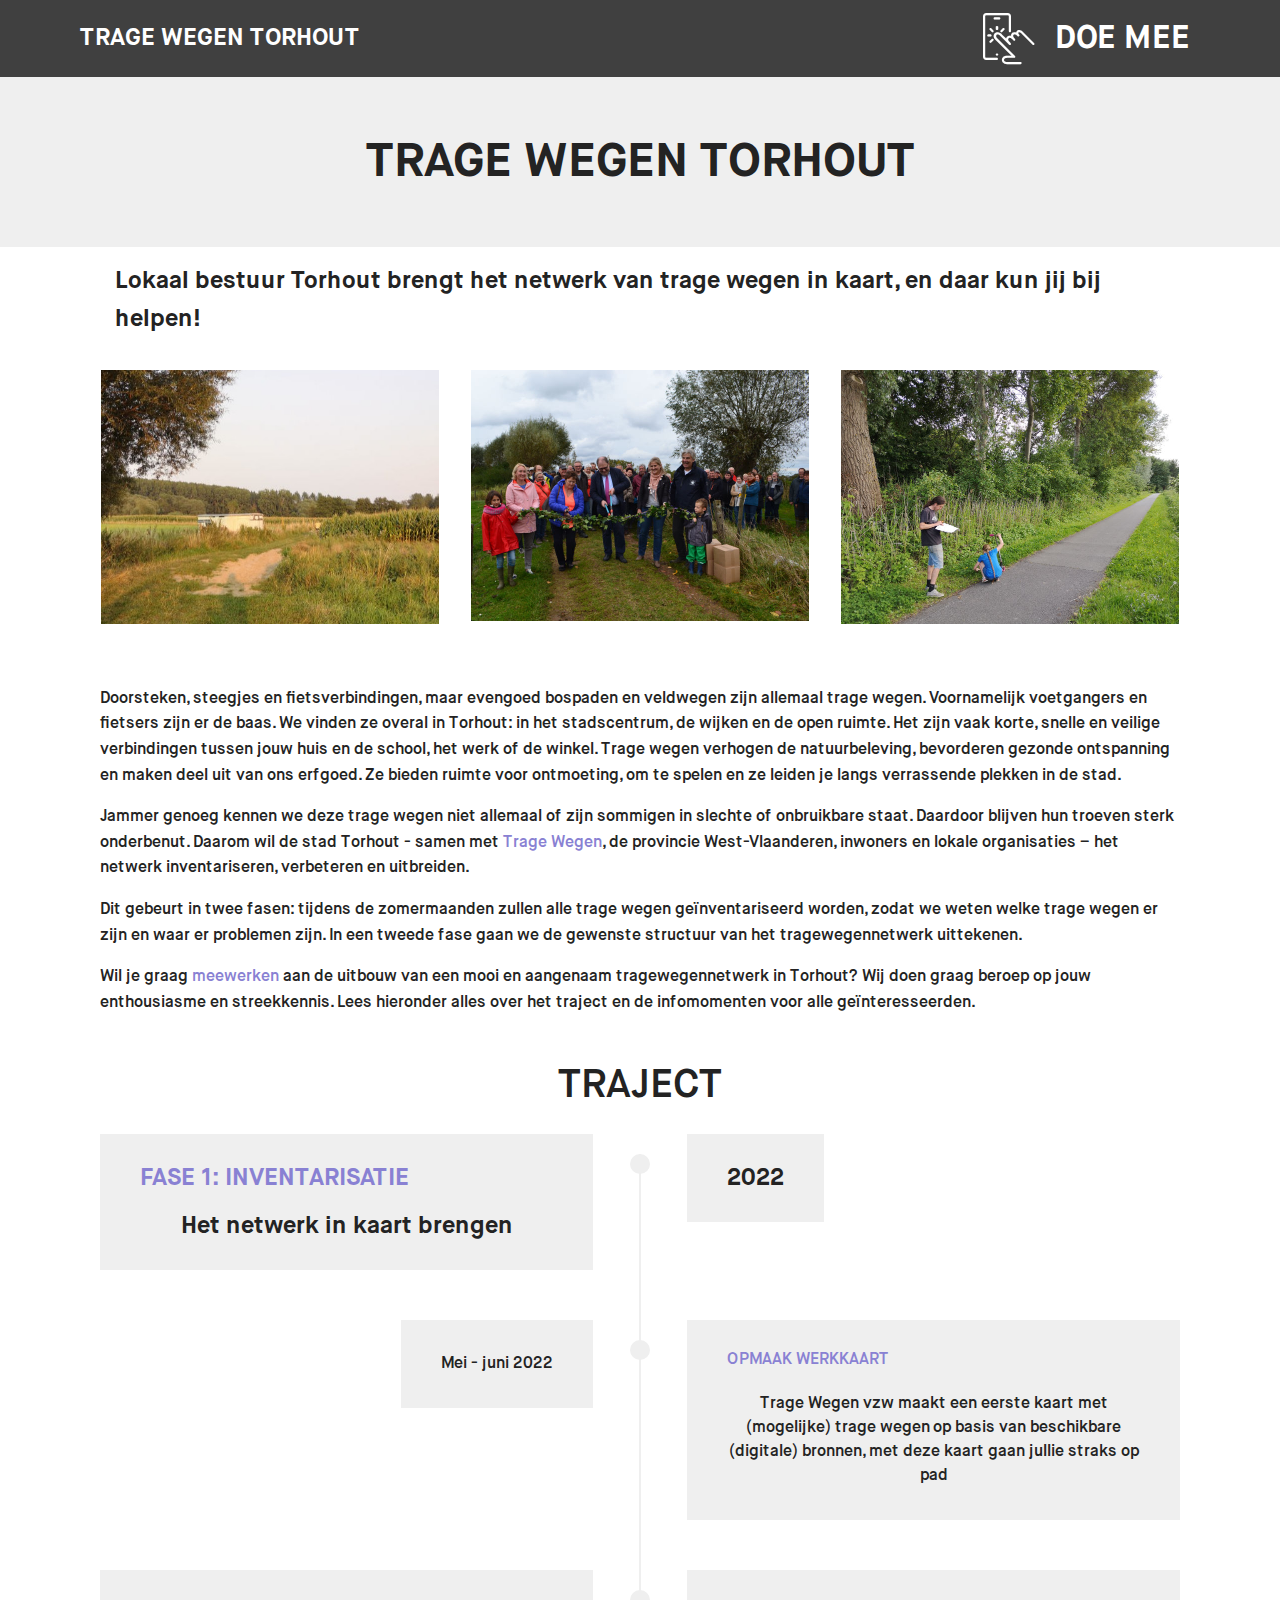
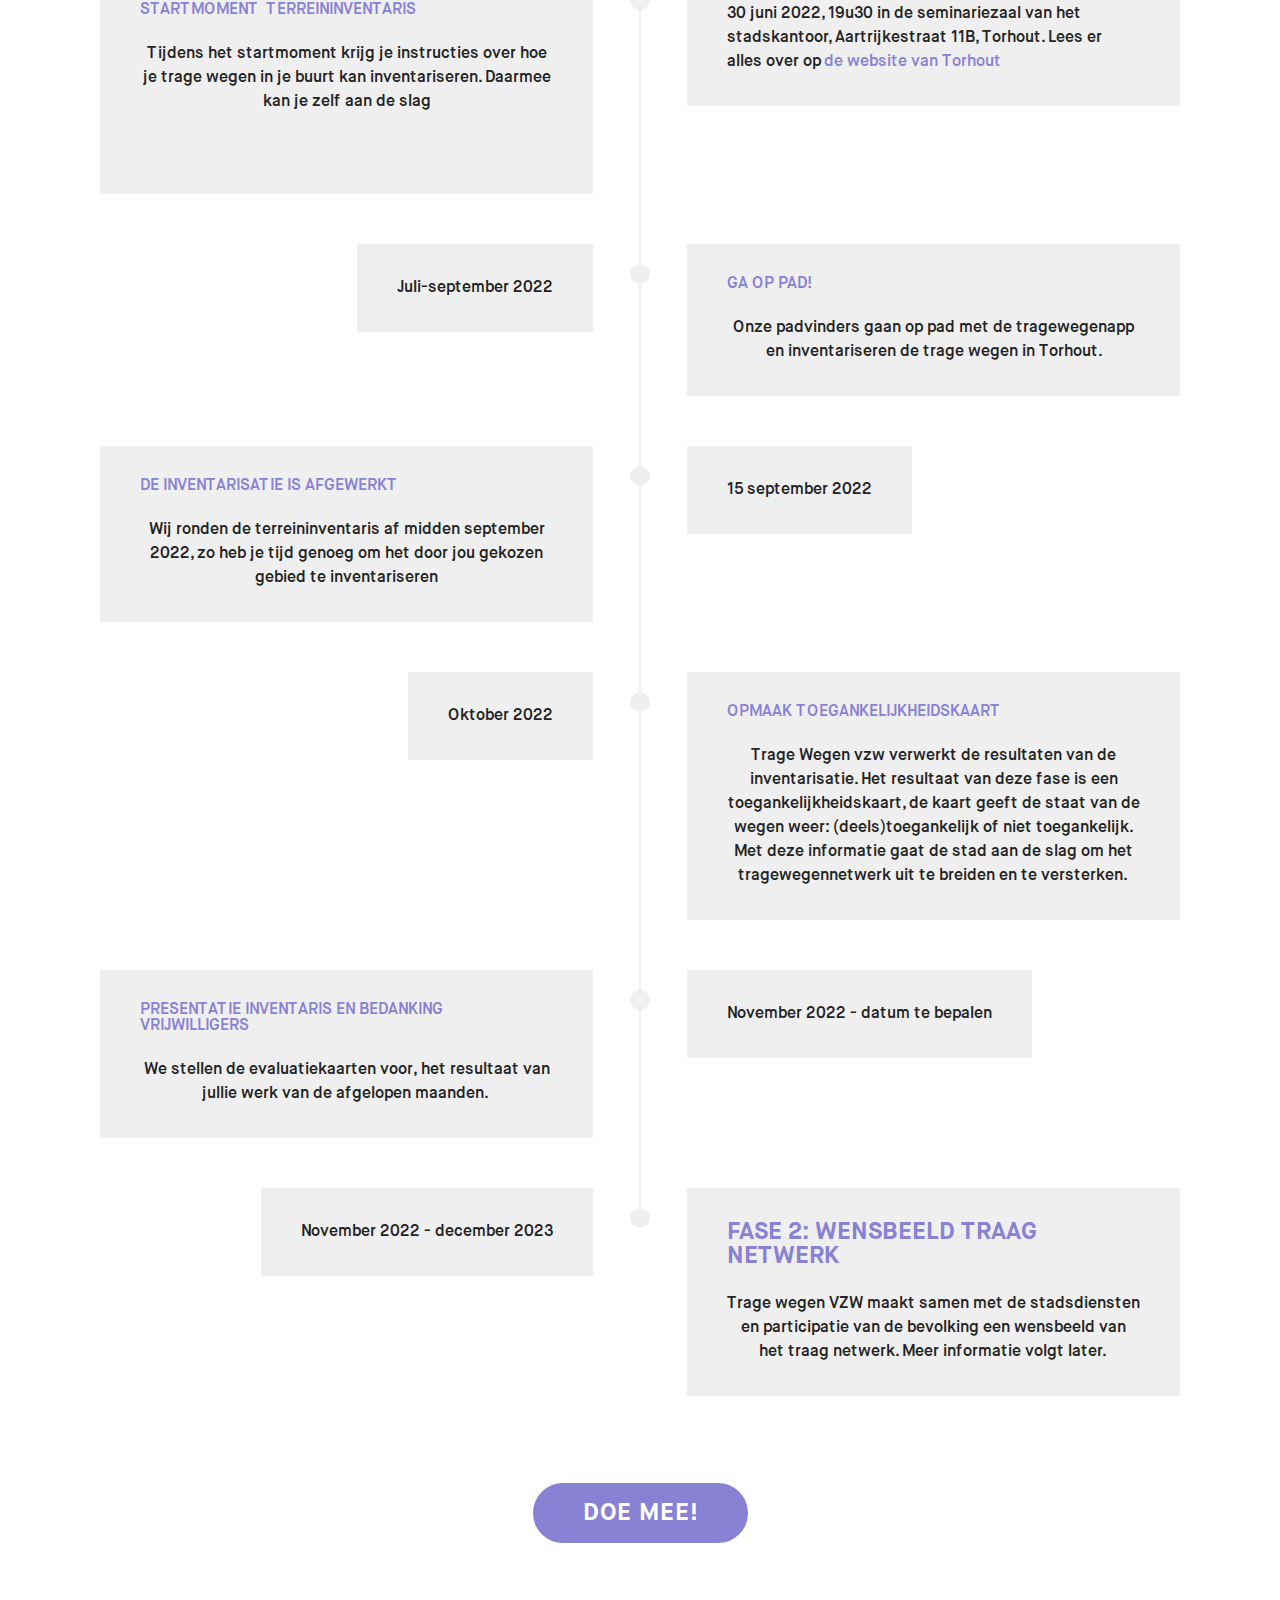
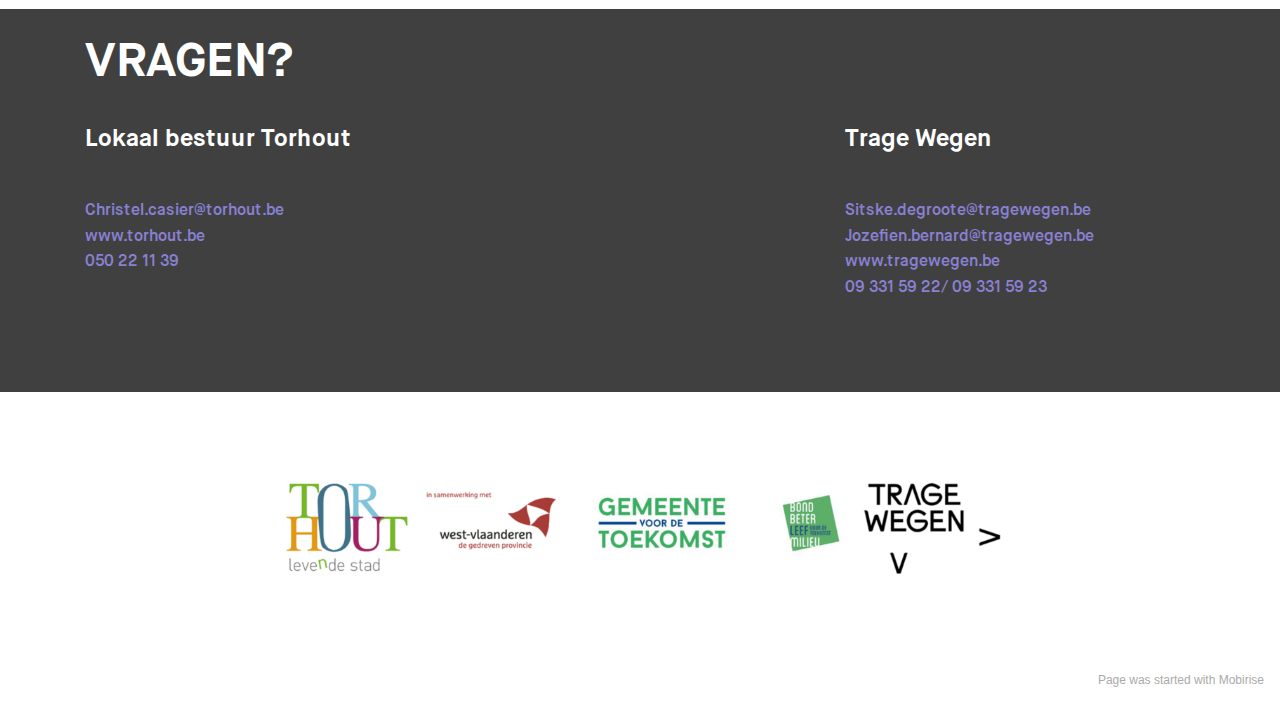
<file: index.html>
<!DOCTYPE html>
<html  >
<head>
  <!-- Site made with Mobirise Website Builder v5.3.10, https://mobirise.com -->
  <meta charset="UTF-8">
  <meta http-equiv="X-UA-Compatible" content="IE=edge">
  <meta name="generator" content="Mobirise v5.3.10, mobirise.com">
  <meta name="viewport" content="width=device-width, initial-scale=1, minimum-scale=1">
  <link rel="shortcut icon" href="assets/images/logo2.png" type="image/x-icon">
  <meta name="description" content="">
  
  
  <title>Home</title>
  <link rel="stylesheet" href="assets/web/assets/mobirise-icons/mobirise-icons.css">
  <link rel="stylesheet" href="assets/bootstrap/css/bootstrap.min.css">
  <link rel="stylesheet" href="assets/bootstrap/css/bootstrap-grid.min.css">
  <link rel="stylesheet" href="assets/bootstrap/css/bootstrap-reboot.min.css">
  <link rel="stylesheet" href="assets/tether/tether.min.css">
  <link rel="stylesheet" href="assets/dropdown/css/style.css">
  <link rel="stylesheet" href="assets/theme/css/style.css">
  <link href="assets/fonts/style.css" rel="stylesheet">
  <link rel="preload" as="style" href="assets/mobirise/css/mbr-additional.css"><link rel="stylesheet" href="assets/mobirise/css/mbr-additional.css" type="text/css">
  
  
  
  
</head>
<body>
  
  <section class="menu cid-rQbKiJXNZe" once="menu" id="menu1-5">

    

    <nav class="navbar navbar-expand beta-menu navbar-dropdown align-items-center navbar-fixed-top navbar-toggleable-sm">
        <button class="navbar-toggler navbar-toggler-right" type="button" data-toggle="collapse" data-target="#navbarSupportedContent" aria-controls="navbarSupportedContent" aria-expanded="false" aria-label="Toggle navigation">
            <div class="hamburger">
                <span></span>
                <span></span>
                <span></span>
                <span></span>
            </div>
        </button>
        <div class="menu-logo">
            <div class="navbar-brand">
                
                <span class="navbar-caption-wrap"><a class="navbar-caption text-white display-2" href="index.html">
                        TRAGE WEGEN TORHOUT</a></span>
            </div>
        </div>
        <div class="collapse navbar-collapse" id="navbarSupportedContent">
            <ul class="navbar-nav nav-dropdown nav-right" data-app-modern-menu="true"><li class="nav-item"><a class="nav-link link text-white display-4" href="page1.html"><span class="mbri-touch mbr-iconfont mbr-iconfont-btn"></span>
                        
                        DOE MEE</a></li></ul>
            
        </div>
    </nav>
</section>

<section class="header1 cid-t6bVLKA2Yz" id="header16-56">

    

    

    <div class="container">
        <div class="row justify-content-md-center">
            <div class="col-md-10 align-center">
                <h1 class="mbr-section-title mbr-bold pb-3 mbr-fonts-style display-1">
                    TRAGE WEGEN TORHOUT</h1>
                
                
                
            </div>
        </div>
    </div>

</section>

<section class="mbr-section article content3 cid-rQbUgujYzw" id="content3-n">
      
     

    <div class="container">
        <div class="media-container-row">
            <div class="row col-12 col-md-12">
                <div class="col-12 mbr-text mbr-fonts-style display-2 col-md-12">
                     <p><strong>Lokaal bestuur Torhout brengt het netwerk van trage wegen in kaart, en daar kun jij bij helpen!</strong></p>
                </div>
                
                
            </div>
        </div>
    </div>
</section>

<section class="features2 cid-sgvVaE7iTq" id="features2-44">

    

    
    
    <div class="container">
        <div class="media-container-row">
            <div class="card p-3 col-12 col-md-6 col-lg-4">
                <div class="card-wrapper">
                    <div class="card-img">
                        <img src="assets/images/0c800f4443cf875082f895d766f4-676x901.jpeg" alt="Mobirise" title="">
                    </div>
                    <div class="card-box">
                        
                        
                    </div>
                </div>
            </div>

            <div class="card p-3 col-12 col-md-6 col-lg-4">
                <div class="card-wrapper">
                    <div class="card-img">
                        <img src="assets/images/2-trage-weg-676x502.jpg" alt="Mobirise" title="">
                    </div>
                    <div class="card-box ">
                        
                        
                    </div>
                </div>
            </div>

            <div class="card p-3 col-12 col-md-6 col-lg-4">
                <div class="card-wrapper">
                    <div class="card-img">
                        <img src="assets/images/708414694817a674f2e3fdd868f0-676x507.jpg" alt="Mobirise" title="">
                    </div>
                    <div class="card-box">
                        
                        
                    </div>
                </div>
            </div>

            
        </div>
    </div>
</section>

<section class="mbr-section article content1 cid-rQc35fbMtZ" id="content1-o">
    
     

    <div class="container">
        <div class="media-container-row">
            <div class="mbr-text col-12 mbr-fonts-style display-7 col-md-12"><p>Doorsteken, steegjes en fietsverbindingen, maar evengoed bospaden en veldwegen zijn allemaal trage wegen. Voornamelijk voetgangers en fietsers zijn er de baas. We vinden ze overal in Torhout: in het stadscentrum, de wijken en de open ruimte. Het zijn vaak korte, snelle en veilige verbindingen tussen jouw huis en de school, het werk of de winkel.  Trage wegen verhogen de natuurbeleving, bevorderen gezonde ontspanning en maken deel uit van ons erfgoed. Ze bieden ruimte voor ontmoeting, om te spelen en ze leiden je langs verrassende plekken in de stad. 
</p><p>Jammer genoeg kennen we deze trage wegen niet allemaal of zijn sommigen in slechte of onbruikbare staat. Daardoor blijven hun troeven sterk onderbenut. Daarom wil de stad Torhout - samen met <a href="https://www.tragewegen.be" target="_blank">Trage Wegen</a>, de provincie West-Vlaanderen, inwoners en lokale organisaties – het netwerk inventariseren, verbeteren en uitbreiden.</p><p>Dit gebeurt in twee fasen: tijdens de zomermaanden zullen alle trage wegen geïnventariseerd worden, zodat we weten welke trage wegen er zijn en waar er problemen zijn. In een tweede fase gaan we de gewenste structuur van het tragewegennetwerk uittekenen.&nbsp;</p><p>Wil je graag <a href="page1.html" class="text-primary">meewerken</a> aan de uitbouw van een mooi en aangenaam tragewegennetwerk in Torhout? Wij doen graag beroep op jouw enthousiasme en streekkennis. Lees hieronder alles over het traject en de infomomenten voor alle geïnteresseerden.</p><p>
</p></div>
        </div>
    </div>
</section>

<section class="timeline1 cid-rQchsnd1MN" id="timeline1-s">

    

    

    <div class="container align-center">
        <h2 class="mbr-section-title pb-3 mbr-fonts-style display-5">
            TRAJECT</h2>
        

        <div class="container timelines-container" mbri-timelines="">
            <!--1-->
            <div class="row timeline-element reverse separline">
                 <div class="timeline-date-panel col-xs-12 col-md-6  align-left">         
                    <div class="time-line-date-content">
                        <p class="mbr-timeline-date mbr-fonts-style display-2"><strong>
                            2022</strong></p>
                    </div>
                </div>
           <span class="iconBackground"></span>
            <div class="col-xs-12 col-md-6 align-right">
                <div class="timeline-text-content">
                    <h4 class="mbr-timeline-title pb-3 mbr-fonts-style display-2"><strong>FASE 1: INVENTARISATIE</strong><br></h4>
                    <p class="mbr-timeline-text mbr-fonts-style display-2">Het netwerk in kaart brengen</p>
                 </div>
            </div>
            </div>
            <!--2-->
            <div class="row timeline-element separline">
                <div class="timeline-date-panel col-xs-12 col-md-6 align-right">
                    <div class="time-line-date-content">
                        <p class="mbr-timeline-date mbr-fonts-style display-7">Mei - juni 2022</p>
                    </div>
                </div>
                <span class="iconBackground"></span>
                <div class="col-xs-12 col-md-6 align-left ">
                    <div class="timeline-text-content">
                        <h4 class="mbr-timeline-title pb-3 mbr-fonts-style display-7">OPMAAK WERKKAART&nbsp;</h4>
                        <p class="mbr-timeline-text mbr-fonts-style display-7">Trage Wegen vzw maakt een eerste kaart met (mogelijke) trage wegen&nbsp;op basis van beschikbare (digitale) bronnen, met deze kaart gaan jullie straks op pad<br></p>
                    </div>
                </div>
            </div>
            <!--3-->
            <div class="row timeline-element reverse separline">
                <div class="timeline-date-panel col-xs-12 col-md-6  align-left">
                    <div class="time-line-date-content">
                        <p class="mbr-timeline-date mbr-fonts-style display-7">30 juni 2022, 19u30 in de seminariezaal van het stadskantoor, Aartrijkestraat 11B, Torhout. Lees er alles over op&nbsp;<a href="https://www.torhout.be/infoavond-trage-wegen" class="text-primary" target="_blank">de website van Torhout</a></p>
                    </div>
                </div>
                <span class="iconBackground"></span>
                <div class="col-xs-12 col-md-6 align-right">
                    <div class="timeline-text-content">
                        <h4 class="mbr-timeline-title pb-3 mbr-fonts-style display-7"><p>STARTMOMENT&nbsp; TERREININVENTARIS</p></h4>      
                        <p class="mbr-timeline-text mbr-fonts-style display-7">Tijdens het startmoment krijg je instructies over hoe je trage wegen in je buurt kan inventariseren. Daarmee kan je zelf aan de slag<br><br><br></p>
                    </div>
                </div>
            </div>
            <!--4-->
            <div class="row timeline-element separline">
                <div class="timeline-date-panel col-xs-12 col-md-6 align-right">
                    <div class="time-line-date-content">
                        <p class="mbr-timeline-date mbr-fonts-style display-7">Juli-september 2022</p>
                    </div>
                </div>
                <span class="iconBackground"></span>
                <div class="col-xs-12 col-md-6 align-left ">
                    <div class="timeline-text-content">
                        <h4 class="mbr-timeline-title pb-3 mbr-fonts-style display-7">GA OP PAD!&nbsp;</h4>
                        <p class="mbr-timeline-text mbr-fonts-style display-7">Onze padvinders gaan op pad met de tragewegenapp en inventariseren de trage wegen in Torhout.</p>
                    </div>
                </div>
            </div>
            <!--5-->
            <div class="row timeline-element reverse separline">
                <div class="timeline-date-panel col-xs-12 col-md-6  align-left">
                    <div class="time-line-date-content">
                        <p class="mbr-timeline-date mbr-fonts-style display-7">15 september 2022</p>
                    </div>
                </div>
                <span class="iconBackground"></span>
                <div class="col-xs-12 col-md-6 align-right">
                    <div class="timeline-text-content">
                        <h4 class="mbr-timeline-title pb-3 mbr-fonts-style display-7">DE INVENTARISATIE IS AFGEWERKT</h4>
                        <p class="mbr-timeline-text mbr-fonts-style display-7">Wij ronden de terreininventaris af midden september 2022, zo heb je tijd genoeg om het door jou gekozen gebied te inventariseren</p>
                    </div>
                </div>
            </div>
            <!--6-->
            <div class="row timeline-element separline">
                <div class="timeline-date-panel col-xs-12 col-md-6 align-right">
                    <div class="time-line-date-content">
                       <p class="mbr-timeline-date mbr-fonts-style display-7">Oktober 2022</p>
                    </div>
                </div>
                <span class="iconBackground"></span>
                <div class="col-xs-12 col-md-6 align-left ">
                    <div class="timeline-text-content">
                        <h4 class="mbr-timeline-title pb-3 mbr-fonts-style display-7">OPMAAK TOEGANKELIJKHEIDSKAART&nbsp;</h4>
                        <p class="mbr-timeline-text mbr-fonts-style display-7">Trage Wegen vzw verwerkt de resultaten van de inventarisatie. Het resultaat van deze fase is een toegankelijkheidskaart, de kaart geeft de staat van de wegen weer: (deels)toegankelijk of niet toegankelijk. Met deze informatie gaat de stad aan de slag om het tragewegennetwerk uit te breiden en te versterken.&nbsp;</p>
                    </div>
                </div>
            </div>
            <!--7-->
            <div class="row timeline-element reverse separline">
                <div class="timeline-date-panel col-xs-12 col-md-6  align-left">
                    <div class="time-line-date-content">
                        <p class="mbr-timeline-date mbr-fonts-style display-7">November 2022 - datum te bepalen<br></p>
                    </div>
                </div>
                <span class="iconBackground"></span>
                <div class="col-xs-12 col-md-6 align-right">
                    <div class="timeline-text-content">
                        <h4 class="mbr-timeline-title pb-3 mbr-fonts-style display-7">PRESENTATIE INVENTARIS EN BEDANKING VRIJWILLIGERS</h4>
                        <p class="mbr-timeline-text mbr-fonts-style display-7">We stellen de evaluatiekaarten voor; het resultaat van jullie werk van de afgelopen maanden.&nbsp;</p>
                    </div>
                </div>
            </div>
            <!--8-->
            <div class="row timeline-element">
                <div class="timeline-date-panel col-xs-12 col-md-6 align-right">
                    <div class="time-line-date-content">
                        <p class="mbr-timeline-date mbr-fonts-style display-7">November 2022 - december 2023</p>
                    </div>
                </div>
                <span class="iconBackground"></span>
                <div class="col-xs-12 col-md-6 align-left ">
                    <div class="timeline-text-content">
                        <h4 class="mbr-timeline-title pb-3 mbr-fonts-style display-2">FASE 2: WENSBEELD TRAAG NETWERK</h4>
                        <p class="mbr-timeline-text mbr-fonts-style display-7">Trage wegen VZW maakt samen met de stadsdiensten en participatie van de bevolking een wensbeeld van het traag netwerk. Meer informatie volgt later.&nbsp;</p>
                    </div>
                </div>
            </div>
            <!--9-->
            
            <!--10-->
            
            <!--11-->
            
            <!--12-->
            
        </div>
    </div>
</section>

<section class="mbr-section content8 cid-rQdVR2sNag" id="content8-13">

    

    <div class="container">
        <div class="media-container-row title">
            <div class="col-12 col-md-8">
                <div class="mbr-section-btn align-center"><a class="btn btn-primary display-2" href="page1.html">DOE MEE!</a></div>
            </div>
        </div>
    </div>
</section>

<section class="mbr-section contacts2 cid-spi53D4MKX" id="contacts2-4a">
    <!---->
    
    <!---->
    <!--Overlay-->
    
    <!--Container-->
    <div class="container">
        <div class="row">
            <!--Titles-->
            <div class="title col-12">
                <h2 class="align-left mbr-fonts-style display-1">VRAGEN?</h2>
                
            </div>
            <div class="col-12">
                <div class="row justify-content-center">
                    <div class="col-12 col-md-4">
                        <div class="b b-adress">
                            <h5 class="align-left mbr-fonts-style m-0 display-2">Lokaal bestuur Torhout<br><br></h5>
                            <p class="mbr-text align-left mbr-fonts-style display-7">Christel.casier@torhout.be<br>www.torhout.be<br>050 22 11 39<br><br></p>
                        </div>
                    </div>
                    <div class="col-12 col-md-4">
                        <div class="b b-phone">
                            <h5 class="align-left mbr-fonts-style m-0 display-2"></h5>
                            <p class="mbr-text align-left mbr-fonts-style display-7"></p>
                        </div>
                    </div>
                    <div class="col-12 col-md-4">
                        <div class="b b-mail">
                            <h5 class="align-left mbr-fonts-style m-0 display-2">
                                Trage Wegen<br><br></h5>
                            <p class="mbr-text align-left mbr-fonts-style display-7">Sitske.degroote<a href="mailto:maxime.vancoillie@tragewegen.be" class="text-primary">@tragewegen.be</a><br>Jozefien.bernard@tragewegen.be<a href="mailto:maxime.vancoillie@tragewegen.be" class="text-primary"><br></a><a href="http://www.tragewegen.be" class="text-primary">www.tragewegen.be</a><br>09 331 59 22/ 09 331 59 23</p>
                        </div>
                    </div>
                </div>
            </div>
        </div>
    </div>
</section>

<section class="cid-t8Uq6mO9lK" id="image1-5a">

    

    <figure class="mbr-figure container">
        <div class="image-block" style="width: 66%;">
            <img src="assets/images/logos-torhout-banner-1043x206.png" width="1400" alt="Mobirise">
            
        </div>
    </figure>
</section><section style="background-color: #fff; font-family: -apple-system, BlinkMacSystemFont, 'Segoe UI', 'Roboto', 'Helvetica Neue', Arial, sans-serif; color:#aaa; font-size:12px; padding: 0; align-items: center; display: flex;"><a href="https://mobirise.site/d" style="flex: 1 1; height: 3rem; padding-left: 1rem;"></a><p style="flex: 0 0 auto; margin:0; padding-right:1rem;">Page was <a href="https://mobirise.site/g" style="color:#aaa;">started</a> with Mobirise</p></section><script src="assets/web/assets/jquery/jquery.min.js"></script>  <script src="assets/popper/popper.min.js"></script>  <script src="assets/bootstrap/js/bootstrap.min.js"></script>  <script src="assets/tether/tether.min.js"></script>  <script src="assets/smoothscroll/smooth-scroll.js"></script>  <script src="assets/dropdown/js/nav-dropdown.js"></script>  <script src="assets/dropdown/js/navbar-dropdown.js"></script>  <script src="assets/touchswipe/jquery.touch-swipe.min.js"></script>  <script src="assets/theme/js/script.js"></script>  
  
  
</body>
</html>
</file>
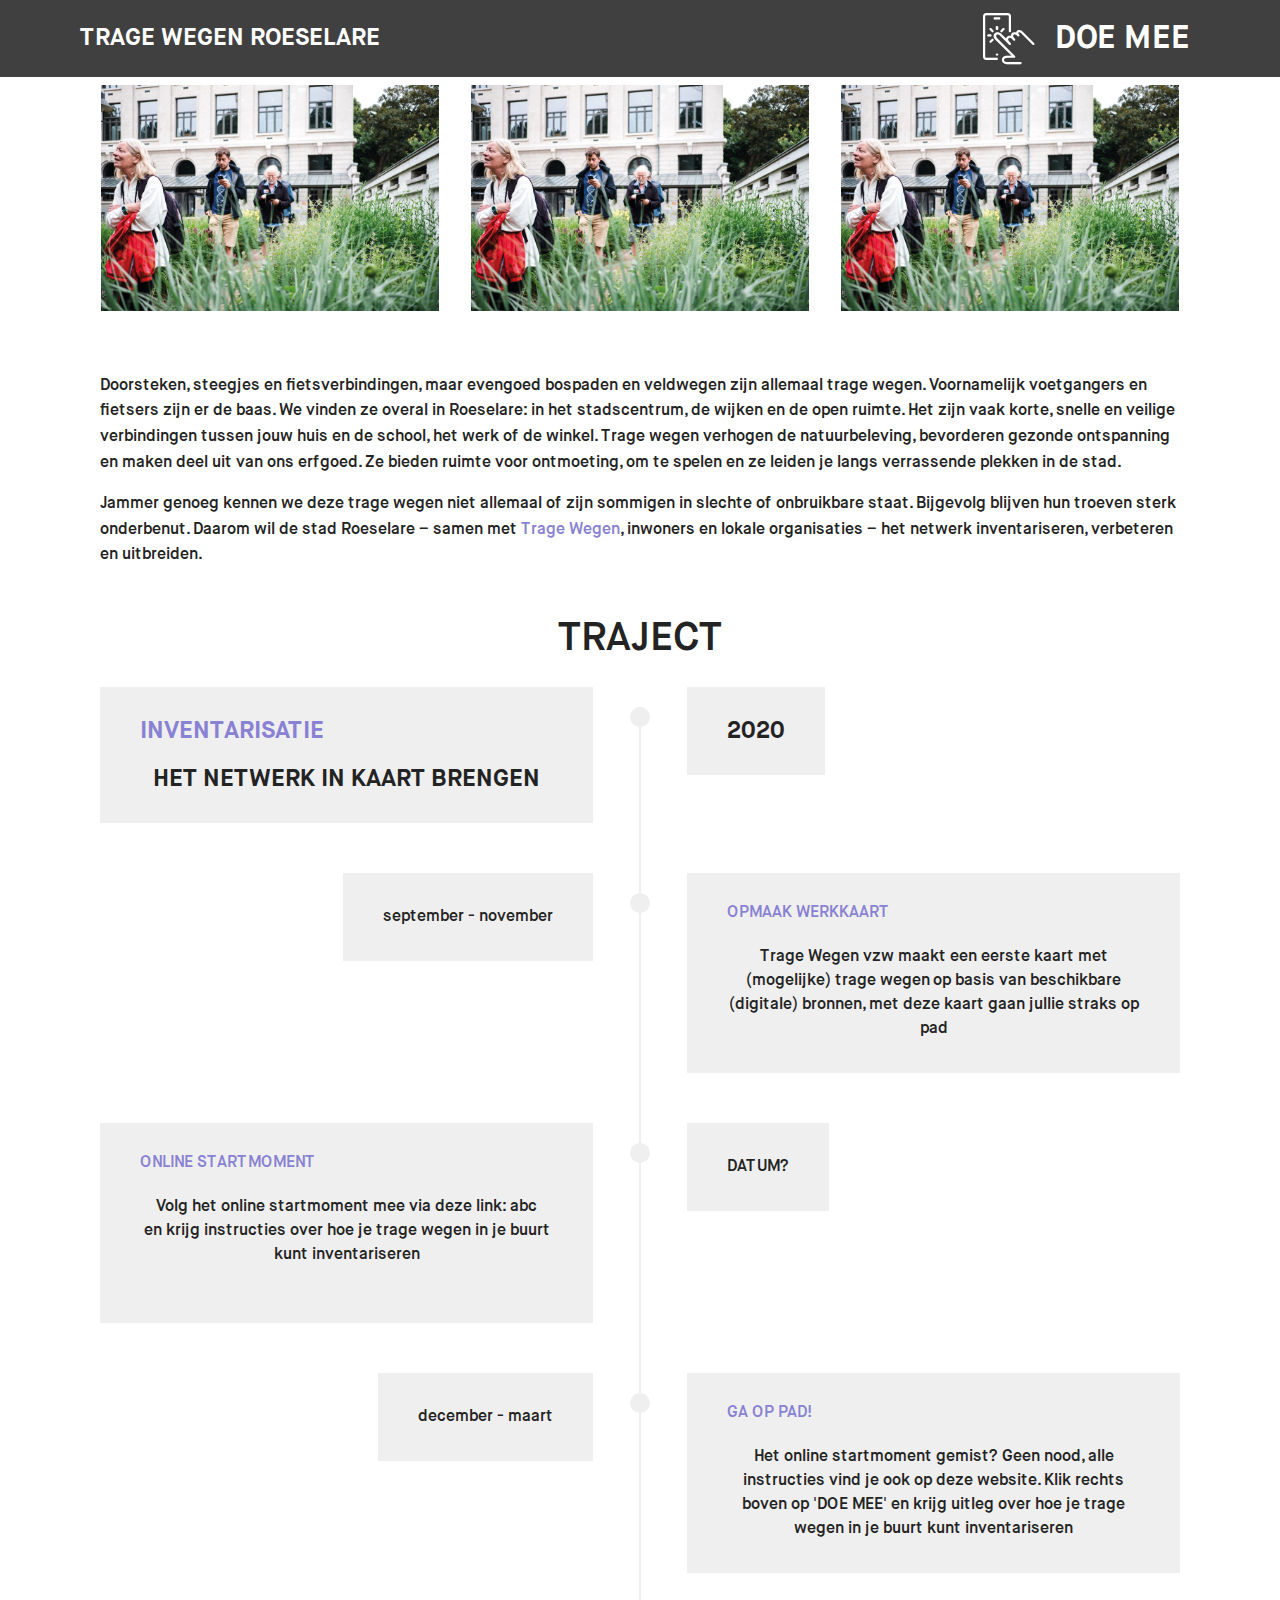
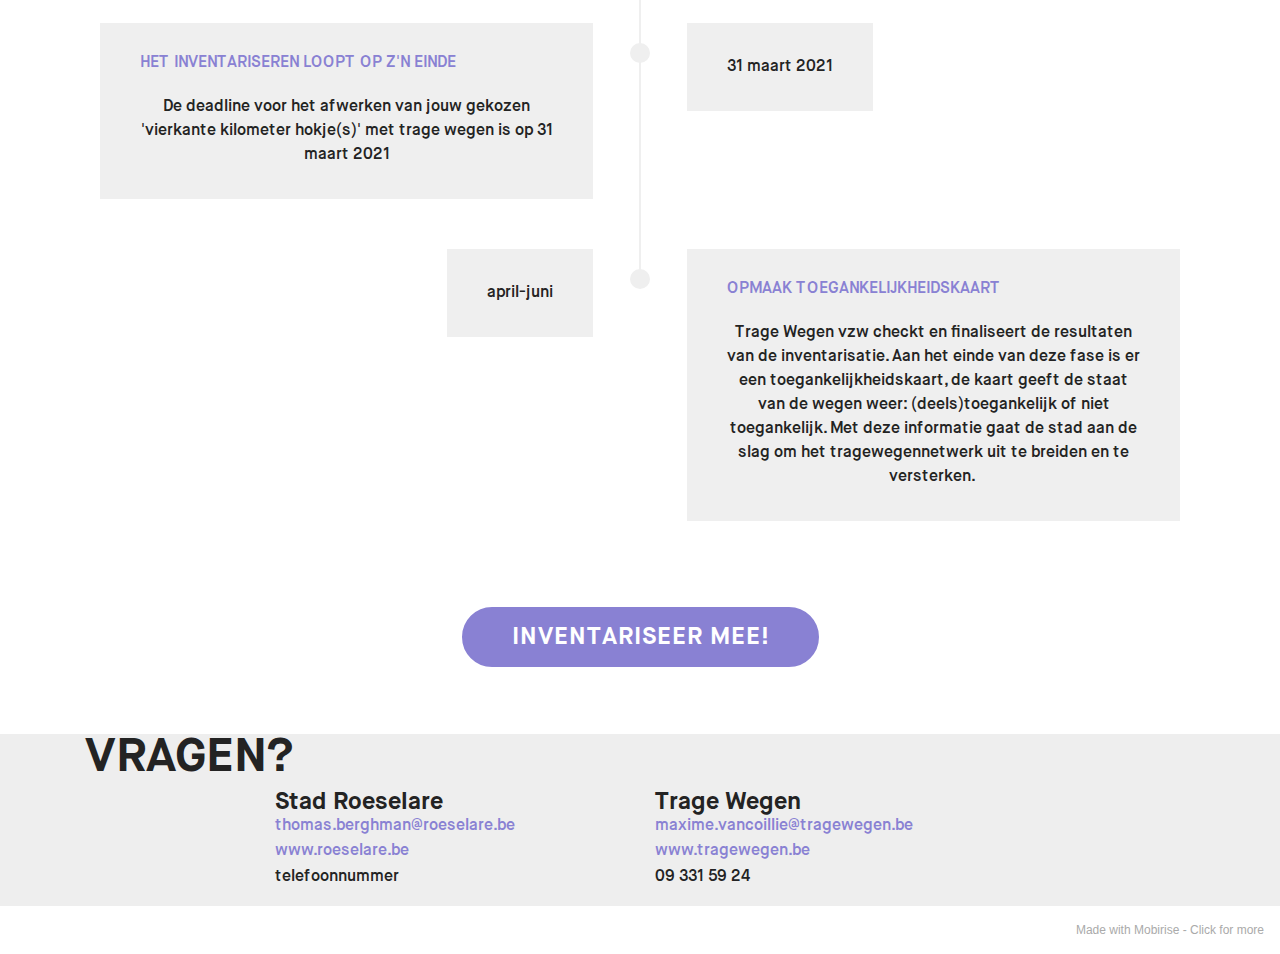
<file: home.html>
<!DOCTYPE html>
<html  >
<head>
  <!-- Site made with Mobirise Website Builder v5.1.4, https://mobirise.com -->
  <meta charset="UTF-8">
  <meta http-equiv="X-UA-Compatible" content="IE=edge">
  <meta name="generator" content="Mobirise v5.1.4, mobirise.com">
  <meta name="viewport" content="width=device-width, initial-scale=1, minimum-scale=1">
  <link rel="shortcut icon" href="assets/images/logo2.png" type="image/x-icon">
  <meta name="description" content="">
  
  
  <title>Home</title>
  <link rel="stylesheet" href="assets/web/assets/mobirise-icons/mobirise-icons.css">
  <link rel="stylesheet" href="assets/bootstrap/css/bootstrap.min.css">
  <link rel="stylesheet" href="assets/bootstrap/css/bootstrap-grid.min.css">
  <link rel="stylesheet" href="assets/bootstrap/css/bootstrap-reboot.min.css">
  <link rel="stylesheet" href="assets/tether/tether.min.css">
  <link rel="stylesheet" href="assets/dropdown/css/style.css">
  <link rel="stylesheet" href="assets/theme/css/style.css">
  <link href="assets/fonts/style.css" rel="stylesheet">
  <link rel="preload" as="style" href="assets/mobirise/css/mbr-additional.css"><link rel="stylesheet" href="assets/mobirise/css/mbr-additional.css" type="text/css">
  
  
  
  
</head>
<body>
  
  <section class="menu cid-rQbKiJXNZe" once="menu" id="menu1-5">

    

    <nav class="navbar navbar-expand beta-menu navbar-dropdown align-items-center navbar-fixed-top navbar-toggleable-sm">
        <button class="navbar-toggler navbar-toggler-right" type="button" data-toggle="collapse" data-target="#navbarSupportedContent" aria-controls="navbarSupportedContent" aria-expanded="false" aria-label="Toggle navigation">
            <div class="hamburger">
                <span></span>
                <span></span>
                <span></span>
                <span></span>
            </div>
        </button>
        <div class="menu-logo">
            <div class="navbar-brand">
                
                <span class="navbar-caption-wrap"><a class="navbar-caption text-white display-2" href="index.html">
                        TRAGE WEGEN ROESELARE</a></span>
            </div>
        </div>
        <div class="collapse navbar-collapse" id="navbarSupportedContent">
            <ul class="navbar-nav nav-dropdown nav-right" data-app-modern-menu="true"><li class="nav-item">
                    <a class="nav-link link text-white display-4" href="page1.html"><span class="mbri-touch mbr-iconfont mbr-iconfont-btn"></span>
                        
                        DOE MEE</a>
                </li></ul>
            
        </div>
    </nav>
</section>

<section class="mbr-section article content3 cid-rQbUgujYzw" id="content3-n">
      
     

    <div class="container">
        <div class="media-container-row">
            <div class="row col-12 col-md-12">
                <div class="col-12 mbr-text mbr-fonts-style display-2 col-md-12">
                     <p><strong>Stad Roeselare brengt het netwerk van trage wegen in kaart, en daar kun jij bij helpen!</strong></p>
                </div>
                
                
            </div>
        </div>
    </div>
</section>

<section class="features2 cid-sgvVaE7iTq" id="features2-44">

    

    
    
    <div class="container">
        <div class="media-container-row">
            <div class="card p-3 col-12 col-md-6 col-lg-4">
                <div class="card-wrapper">
                    <div class="card-img">
                        <img src="assets/images/inv-5.jpg" alt="Mobirise" title="">
                    </div>
                    <div class="card-box">
                        
                        
                    </div>
                </div>
            </div>

            <div class="card p-3 col-12 col-md-6 col-lg-4">
                <div class="card-wrapper">
                    <div class="card-img">
                        <img src="assets/images/inv-5.jpg" alt="Mobirise" title="">
                    </div>
                    <div class="card-box ">
                        
                        
                    </div>
                </div>
            </div>

            <div class="card p-3 col-12 col-md-6 col-lg-4">
                <div class="card-wrapper">
                    <div class="card-img">
                        <img src="assets/images/inv-5.jpg" alt="Mobirise" title="">
                    </div>
                    <div class="card-box">
                        
                        
                    </div>
                </div>
            </div>

            
        </div>
    </div>
</section>

<section class="mbr-section article content1 cid-rQc35fbMtZ" id="content1-o">
    
     

    <div class="container">
        <div class="media-container-row">
            <div class="mbr-text col-12 mbr-fonts-style display-7 col-md-12"><p>Doorsteken, steegjes en fietsverbindingen, maar evengoed bospaden en veldwegen zijn allemaal trage wegen. Voornamelijk voetgangers en fietsers zijn er de baas. We vinden ze overal in Roeselare: in het stadscentrum, de wijken en de open ruimte. Het zijn vaak korte, snelle en veilige verbindingen tussen jouw huis en de school, het werk of de winkel.  Trage wegen verhogen de natuurbeleving, bevorderen gezonde ontspanning en maken deel uit van ons erfgoed. Ze bieden ruimte voor ontmoeting, om te spelen en ze leiden je langs verrassende plekken in de stad. 
</p><p>Jammer genoeg kennen we deze trage wegen niet allemaal of zijn sommigen in slechte of onbruikbare staat. Bijgevolg blijven hun troeven sterk onderbenut. Daarom wil de stad Roeselare – samen met <a href="https://www.tragewegen.be" target="_blank">Trage Wegen</a>, inwoners en lokale organisaties – het netwerk inventariseren, verbeteren en uitbreiden.
</p></div>
        </div>
    </div>
</section>

<section class="timeline1 cid-rQchsnd1MN" id="timeline1-s">

    

    

    <div class="container align-center">
        <h2 class="mbr-section-title pb-3 mbr-fonts-style display-5">
            TRAJECT</h2>
        

        <div class="container timelines-container" mbri-timelines="">
            <!--1-->
            <div class="row timeline-element reverse separline">
                 <div class="timeline-date-panel col-xs-12 col-md-6  align-left">         
                    <div class="time-line-date-content">
                        <p class="mbr-timeline-date mbr-fonts-style display-2"><strong>
                            2020</strong></p>
                    </div>
                </div>
           <span class="iconBackground"></span>
            <div class="col-xs-12 col-md-6 align-right">
                <div class="timeline-text-content">
                    <h4 class="mbr-timeline-title pb-3 mbr-fonts-style display-2"><strong>
                        INVENTARISATIE</strong><br></h4>
                    <p class="mbr-timeline-text mbr-fonts-style display-2">HET NETWERK IN KAART BRENGEN</p>
                 </div>
            </div>
            </div>
            <!--2-->
            <div class="row timeline-element separline">
                <div class="timeline-date-panel col-xs-12 col-md-6 align-right">
                    <div class="time-line-date-content">
                        <p class="mbr-timeline-date mbr-fonts-style display-7">september - november</p>
                    </div>
                </div>
                <span class="iconBackground"></span>
                <div class="col-xs-12 col-md-6 align-left ">
                    <div class="timeline-text-content">
                        <h4 class="mbr-timeline-title pb-3 mbr-fonts-style display-7"><strong>OPMAAK </strong>WERKKAART</h4>
                        <p class="mbr-timeline-text mbr-fonts-style display-7">Trage Wegen vzw maakt een eerste kaart met (mogelijke) trage wegen&nbsp;op basis van beschikbare (digitale) bronnen, met deze kaart gaan jullie straks op pad<br></p>
                    </div>
                </div>
            </div>
            <!--3-->
            <div class="row timeline-element reverse separline">
                <div class="timeline-date-panel col-xs-12 col-md-6  align-left">
                    <div class="time-line-date-content">
                        <p class="mbr-timeline-date mbr-fonts-style display-7">DATUM?</p>
                    </div>
                </div>
                <span class="iconBackground"></span>
                <div class="col-xs-12 col-md-6 align-right">
                    <div class="timeline-text-content">
                        <h4 class="mbr-timeline-title pb-3 mbr-fonts-style display-7"><p>ONLINE STARTMOMENT&nbsp;&nbsp;&nbsp;&nbsp;</p></h4>      
                        <p class="mbr-timeline-text mbr-fonts-style display-7">Volg het online startmoment mee via deze link: abc<br>en krijg instructies over hoe je trage wegen in je buurt kunt inventariseren<br><br></p>
                    </div>
                </div>
            </div>
            <!--4-->
            <div class="row timeline-element separline">
                <div class="timeline-date-panel col-xs-12 col-md-6 align-right">
                    <div class="time-line-date-content">
                        <p class="mbr-timeline-date mbr-fonts-style display-7">
                            december - maart</p>
                    </div>
                </div>
                <span class="iconBackground"></span>
                <div class="col-xs-12 col-md-6 align-left ">
                    <div class="timeline-text-content">
                        <h4 class="mbr-timeline-title pb-3 mbr-fonts-style display-7">GA OP PAD!</h4>
                        <p class="mbr-timeline-text mbr-fonts-style display-7">Het online startmoment gemist? Geen nood, alle instructies vind je ook op deze website. Klik rechts boven op 'DOE MEE' en krijg uitleg over hoe je trage wegen in je buurt kunt inventariseren</p>
                    </div>
                </div>
            </div>
            <!--5-->
            <div class="row timeline-element reverse separline">
                <div class="timeline-date-panel col-xs-12 col-md-6  align-left">
                    <div class="time-line-date-content">
                        <p class="mbr-timeline-date mbr-fonts-style display-7">31 maart 2021<br></p>
                    </div>
                </div>
                <span class="iconBackground"></span>
                <div class="col-xs-12 col-md-6 align-right">
                    <div class="timeline-text-content">
                        <h4 class="mbr-timeline-title pb-3 mbr-fonts-style display-7">HET INVENTARISEREN LOOPT OP Z'N EINDE</h4>
                        <p class="mbr-timeline-text mbr-fonts-style display-7">De deadline voor het afwerken van jouw gekozen 'vierkante kilometer hokje(s)' met trage wegen is op 31 maart 2021</p>
                    </div>
                </div>
            </div>
            <!--6-->
            <div class="row timeline-element">
                <div class="timeline-date-panel col-xs-12 col-md-6 align-right">
                    <div class="time-line-date-content">
                       <p class="mbr-timeline-date mbr-fonts-style display-7">april-juni</p>
                    </div>
                </div>
                <span class="iconBackground"></span>
                <div class="col-xs-12 col-md-6 align-left ">
                    <div class="timeline-text-content">
                        <h4 class="mbr-timeline-title pb-3 mbr-fonts-style display-7">OPMAAK TOEGANKELIJKHEIDSKAART</h4>
                        <p class="mbr-timeline-text mbr-fonts-style display-7">Trage Wegen vzw checkt en finaliseert de resultaten van de inventarisatie. Aan het einde van deze fase is er een toegankelijkheidskaart, de kaart geeft de staat van de wegen weer: (deels)toegankelijk of niet toegankelijk. Met deze informatie gaat de stad aan de slag om het tragewegennetwerk uit te breiden en te versterken.&nbsp;</p>
                    </div>
                </div>
            </div>
            <!--7-->
            
            <!--8-->
            
            <!--9-->
            
            <!--10-->
            
            <!--11-->
            
            <!--12-->
            
        </div>
    </div>
</section>

<section class="mbr-section content8 cid-rQdVR2sNag" id="content8-13">

    

    <div class="container">
        <div class="media-container-row title">
            <div class="col-12 col-md-8">
                <div class="mbr-section-btn align-center"><a class="btn btn-primary display-2" href="page1.html">INVENTARISEER MEE!</a></div>
            </div>
        </div>
    </div>
</section>

<section class="mbr-section contacts2 cid-sgvTUlm6Qq" id="contacts2-43">
    <!---->
    
    <!---->
    <!--Overlay-->
    
    <!--Container-->
    <div class="container">
        <div class="row">
            <!--Titles-->
            <div class="title col-12">
                <h2 class="align-left mbr-fonts-style display-1">VRAGEN?</h2>
                
            </div>
            <div class="col-12">
                <div class="row justify-content-center">
                    
                    <div class="col-12 col-md-4">
                        <div class="b b-phone">
                            <h5 class="align-left mbr-fonts-style m-0 display-2">
                                Stad Roeselare</h5>
                            <p class="mbr-text align-left mbr-fonts-style display-7">
                                <a href="mailto:thomas.berghman@roeselare.be" class="text-primary">thomas.berghman@roeselare.be</a><br><a href="http://www.roeselare.be" class="text-primary">www.roeselare.be</a><br>telefoonnummer</p>
                        </div>
                    </div>
                    <div class="col-12 col-md-4">
                        <div class="b b-mail">
                            <h5 class="align-left mbr-fonts-style m-0 display-2">
                                Trage Wegen</h5>
                            <p class="mbr-text align-left mbr-fonts-style display-7">
                                <a href="mailto:maxime.vancoillie@tragewegen.be" class="text-primary">maxime.vancoillie@tragewegen.be</a><br><a href="http://www.tragewegen.be" class="text-primary">www.tragewegen.be</a><br>09 331 59 24</p>
                        </div>
                    </div>
                </div>
            </div>
        </div>
    </div>
</section><section style="background-color: #fff; font-family: -apple-system, BlinkMacSystemFont, 'Segoe UI', 'Roboto', 'Helvetica Neue', Arial, sans-serif; color:#aaa; font-size:12px; padding: 0; align-items: center; display: flex;"><a href="https://mobirise.site/z" style="flex: 1 1; height: 3rem; padding-left: 1rem;"></a><p style="flex: 0 0 auto; margin:0; padding-right:1rem;">Made with Mobirise - <a href="https://mobirise.site/k" style="color:#aaa;">Click for more</a></p></section><script src="assets/web/assets/jquery/jquery.min.js"></script>  <script src="assets/popper/popper.min.js"></script>  <script src="assets/bootstrap/js/bootstrap.min.js"></script>  <script src="assets/tether/tether.min.js"></script>  <script src="assets/smoothscroll/smooth-scroll.js"></script>  <script src="assets/dropdown/js/nav-dropdown.js"></script>  <script src="assets/dropdown/js/navbar-dropdown.js"></script>  <script src="assets/touchswipe/jquery.touch-swipe.min.js"></script>  <script src="assets/theme/js/script.js"></script>  
  
  
</body>
</html>
</file>
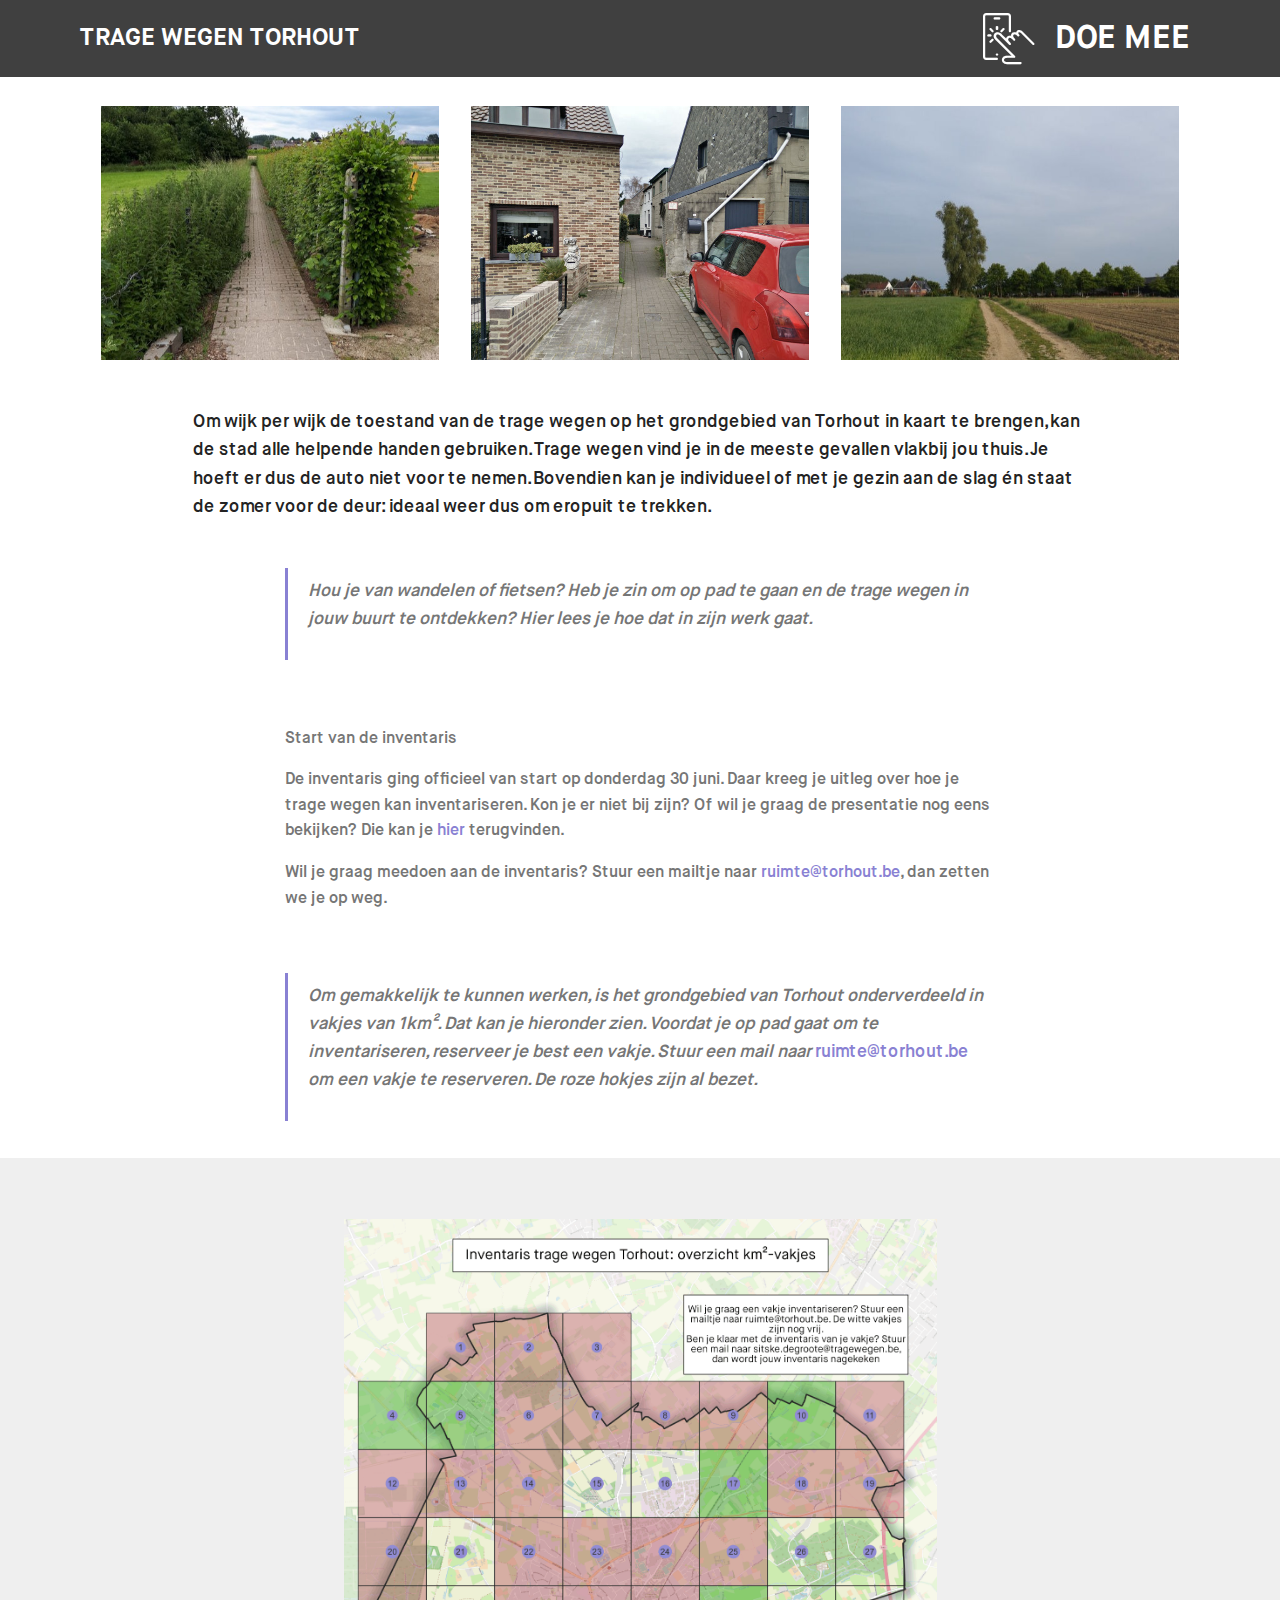
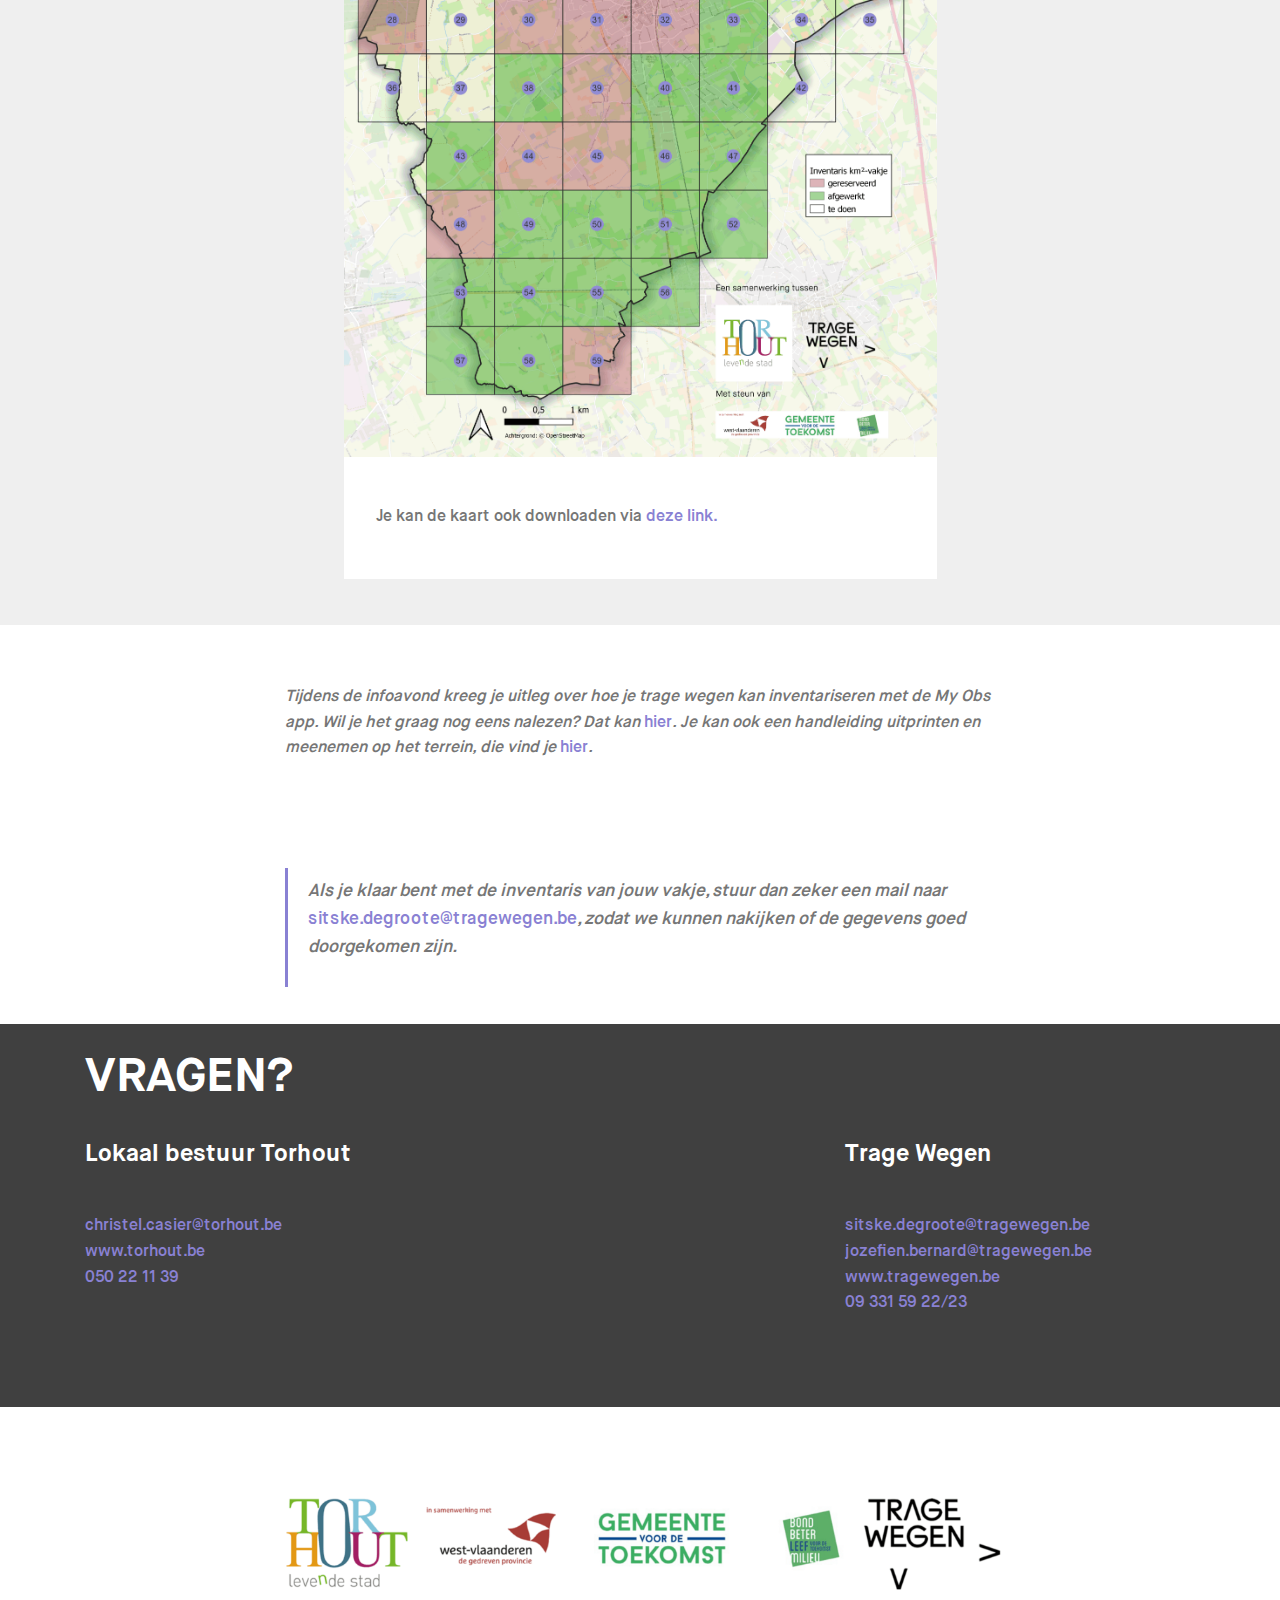
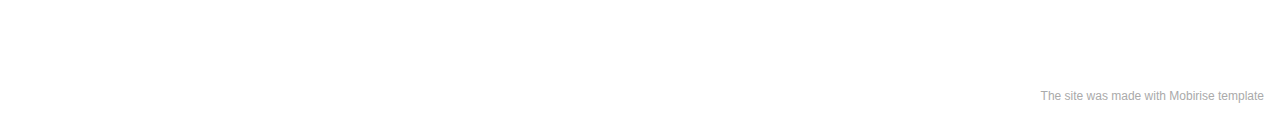
<file: page1.html>
<!DOCTYPE html>
<html  >
<head>
  <!-- Site made with Mobirise Website Builder v5.3.10, https://mobirise.com -->
  <meta charset="UTF-8">
  <meta http-equiv="X-UA-Compatible" content="IE=edge">
  <meta name="generator" content="Mobirise v5.3.10, mobirise.com">
  <meta name="viewport" content="width=device-width, initial-scale=1, minimum-scale=1">
  <link rel="shortcut icon" href="assets/images/logo2.png" type="image/x-icon">
  <meta name="description" content="">
  
  
  <title>Doe mee</title>
  <link rel="stylesheet" href="assets/web/assets/mobirise-icons/mobirise-icons.css">
  <link rel="stylesheet" href="assets/bootstrap/css/bootstrap.min.css">
  <link rel="stylesheet" href="assets/bootstrap/css/bootstrap-grid.min.css">
  <link rel="stylesheet" href="assets/bootstrap/css/bootstrap-reboot.min.css">
  <link rel="stylesheet" href="assets/tether/tether.min.css">
  <link rel="stylesheet" href="assets/dropdown/css/style.css">
  <link rel="stylesheet" href="assets/theme/css/style.css">
  <link href="assets/fonts/style.css" rel="stylesheet">
  <link rel="preload" as="style" href="assets/mobirise/css/mbr-additional.css"><link rel="stylesheet" href="assets/mobirise/css/mbr-additional.css" type="text/css">
  
  
  
  
</head>
<body>
  
  <section class="menu cid-rQebA6QEnf" once="menu" id="menu1-1r">

    

    <nav class="navbar navbar-expand beta-menu navbar-dropdown align-items-center navbar-fixed-top navbar-toggleable-sm">
        <button class="navbar-toggler navbar-toggler-right" type="button" data-toggle="collapse" data-target="#navbarSupportedContent" aria-controls="navbarSupportedContent" aria-expanded="false" aria-label="Toggle navigation">
            <div class="hamburger">
                <span></span>
                <span></span>
                <span></span>
                <span></span>
            </div>
        </button>
        <div class="menu-logo">
            <div class="navbar-brand">
                
                <span class="navbar-caption-wrap"><a class="navbar-caption text-white display-2" href="index.html">
                        TRAGE WEGEN TORHOUT</a></span>
            </div>
        </div>
        <div class="collapse navbar-collapse" id="navbarSupportedContent">
            <ul class="navbar-nav nav-dropdown nav-right" data-app-modern-menu="true"><li class="nav-item"><a class="nav-link link text-white display-4" href="page1.html"><span class="mbri-touch mbr-iconfont mbr-iconfont-btn"></span>
                        
                        DOE MEE</a></li></ul>
            
        </div>
    </nav>
</section>

<section class="features2 cid-rQmQMGRh2Z" id="features2-2z">

    

    
    
    <div class="container">
        <div class="media-container-row">
            <div class="card p-3 col-12 col-md-6 col-lg-4">
                <div class="card-wrapper">
                    <div class="card-img">
                        <img src="assets/images/947484d34576b9607cccbfb53fa0-676x901.jpeg" alt="Mobirise" title="">
                    </div>
                    <div class="card-box">
                        
                        
                    </div>
                </div>
            </div>

            <div class="card p-3 col-12 col-md-6 col-lg-4">
                <div class="card-wrapper">
                    <div class="card-img">
                        <img src="assets/images/ef6343cab0e6913c18652b1a348af6917589a0af-676x507.jpg" alt="Mobirise" title="">
                    </div>
                    <div class="card-box ">
                        
                        
                    </div>
                </div>
            </div>

            <div class="card p-3 col-12 col-md-6 col-lg-4">
                <div class="card-wrapper">
                    <div class="card-img">
                        <img src="assets/images/7fcfe0ff4f4ca4b110c5411ec08f-676x901.jpeg" alt="Mobirise" title="">
                    </div>
                    <div class="card-box">
                        
                        
                    </div>
                </div>
            </div>

            
        </div>
    </div>
</section>

<section class="mbr-section article content1 cid-rQebA9BE8m" id="content1-1u">
    
     

    <div class="container">
        <div class="media-container-row">
            <div class="mbr-text col-12 mbr-fonts-style display-7 col-md-10"><p><span style="font-size: 17.6px;">Om wijk per wijk de toestand van de trage wegen op het grondgebied van Torhout in kaart te brengen, kan de stad alle helpende handen gebruiken. Trage wegen vind je in de meeste gevallen vlakbij jou&nbsp;</span><span style="font-size: 17.6px;">thuis. Je hoeft er dus de auto niet voor te nemen. Bovendien kan je individueel of met je gezin aan de slag én staat de zomer voor de deur: ideaal weer dus om eropuit te trekken.&nbsp;</span></p></div>
        </div>
    </div>
</section>

<section class="mbr-section article content1 cid-rQhwzvNdqP" id="content2-23">

     

    <div class="container">
        <div class="media-container-row">
            <div class="mbr-text col-12 col-md-8 mbr-fonts-style display-7">
                <blockquote><p><strong>Hou je van wandelen of fietsen? Heb je zin om op pad te gaan en de trage wegen in jouw buurt te ontdekken? Hier lees je hoe dat in zijn werk gaat.</strong></p></blockquote>
            </div>
        </div>
    </div>
</section>

<section class="mbr-section article content1 cid-sB9uM5chkX" id="content1-4q">
    
     

    <div class="container">
        <div class="media-container-row">
            <div class="mbr-text col-12 mbr-fonts-style display-7 col-md-8"><p><strong>Start van de inventaris</strong></p><p>De inventaris ging officieel van start op donderdag 30 juni. Daar kreeg je uitleg over hoe je trage wegen kan inventariseren. Kon je er niet bij zijn? Of wil je graag de presentatie nog eens bekijken? Die kan je <a href="assets/files/Torhout-presentatiestartmoment.pdf" class="text-primary" target="_blank">hier</a> terugvinden.&nbsp;</p><p>Wil je graag meedoen aan de inventaris? Stuur een mailtje naar <a href="mailto:ruimte@torhout.be" class="text-primary">ruimte@torhout.be</a>, dan zetten we je op weg.&nbsp;</p></div>
        </div>
    </div>
</section>

<section class="mbr-section article content1 cid-sBV5tbwDXM" id="content2-51">

     

    <div class="container">
        <div class="media-container-row">
            <div class="mbr-text col-12 col-md-8 mbr-fonts-style display-7">
                <blockquote><p>Om gemakkelijk te kunnen werken, is het grondgebied van Torhout onderverdeeld in vakjes van 1km². Dat kan je hieronder zien. Voordat je op pad gaat om te inventariseren, reserveer je best een vakje. Stuur een mail naar <a href="mailto:ruimte@torhout.be" class="text-primary">ruimte@torhout.be</a> om een vakje te reserveren. De roze hokjes zijn al bezet.&nbsp;</p></blockquote>
            </div>
        </div>
    </div>
</section>

<section class="features17 cid-sB9wj9CFYi" id="features17-4s">
    
    

    
    <div class="container-fluid">
        <div class="media-container-row">
            <div class="card p-3 col-12 col-md-6">
                <div class="card-wrapper">
                    <div class="card-img">
                        <img src="assets/images/torhout-overizcht-vakjes-voor-website-15-sept-1359x1922.png" alt="Mobirise">
                    </div>
                    <div class="card-box">
                        <h4 class="card-title pb-3 mbr-fonts-style display-7"></h4>
                        <p class="mbr-text mbr-fonts-style display-7">Je kan de kaart ook downloaden via <a href="assets/files/Torhout-overizchtvakjesvoorwebsite-15sept.pdf" class="text-primary" target="_blank">deze link.</a></p>
                    </div>
                </div>
            </div>

            

            

            
            
            
        </div>
    </div>
</section>

<section class="mbr-section article content1 cid-t8UKb2HNMW" id="content1-5c">
    
     

    <div class="container">
        <div class="media-container-row">
            <div class="mbr-text col-12 mbr-fonts-style display-7 col-md-8"><p><strong><em>Tijdens de infoavond kreeg je uitleg over hoe je trage wegen kan inventariseren met de My Obs app. Wil je het graag nog eens nalezen? Dat kan <a href="https://tragewegen.github.io/inventariseren_myobs/" class="text-primary">hier</a>. Je kan ook een handleiding uitprinten en meenemen op het terrein, die vind je<a href="assets/files/handleiding-inventariserenmetdeapp.pdf" class="text-primary"> hier</a>.&nbsp;</em></strong></p></div>
        </div>
    </div>
</section>

<section class="mbr-section article content1 cid-sBTO9MZP1F" id="content2-4z">

     

    <div class="container">
        <div class="media-container-row">
            <div class="mbr-text col-12 col-md-8 mbr-fonts-style display-7">
                <blockquote><p><span style="font-size: 1.09rem;">Als je klaar bent met de inventaris van jouw vakje, stuur dan zeker een mail naar </span><a href="mailto:sitske.degroote@tragewegen.be" class="text-primary" style="font-size: 1.09rem; background-color: rgb(255, 255, 255);">sitske.degroote@tragewegen.be</a><span style="font-size: 1.09rem;">, zodat we kunnen nakijken of de gegevens goed doorgekomen zijn.&nbsp;</span><br></p></blockquote>
            </div>
        </div>
    </div>
</section>



<section class="mbr-section contacts2 cid-sgvStF52cZ" id="contacts2-42">
    <!---->
    
    <!---->
    <!--Overlay-->
    
    <!--Container-->
    <div class="container">
        <div class="row">
            <!--Titles-->
            <div class="title col-12">
                <h2 class="align-left mbr-fonts-style display-1">VRAGEN?</h2>
                
            </div>
            <div class="col-12">
                <div class="row justify-content-center">
                    <div class="col-12 col-md-4">
                        <div class="b b-adress">
                            <h5 class="align-left mbr-fonts-style m-0 display-2">Lokaal bestuur Torhout<br><br></h5>
                            <p class="mbr-text align-left mbr-fonts-style display-7">christel.casier@torhout.be<br>www.torhout.be<br>050 22 11 39<br><br></p>
                        </div>
                    </div>
                    <div class="col-12 col-md-4">
                        <div class="b b-phone">
                            <h5 class="align-left mbr-fonts-style m-0 display-2"></h5>
                            <p class="mbr-text align-left mbr-fonts-style display-7"><br><br></p>
                        </div>
                    </div>
                    <div class="col-12 col-md-4">
                        <div class="b b-mail">
                            <h5 class="align-left mbr-fonts-style m-0 display-2">
                                Trage Wegen<br><br></h5>
                            <p class="mbr-text align-left mbr-fonts-style display-7">sitske.degroote<a href="mailto:sitske.degroote@tragewegen.be" class="text-primary">@tragewegen.be</a><br>jozefien.bernard@tragewegen.be<a href="mailto:sitske.degroote@tragewegen.be" class="text-primary"><br></a><a href="http://www.tragewegen.be" class="text-primary">www.tragewegen.be</a><br>09 331 59 22/23</p>
                        </div>
                    </div>
                </div>
            </div>
        </div>
    </div>
</section>

<section class="cid-t8UCpPSRzk" id="image1-5b">

    

    <figure class="mbr-figure container">
        <div class="image-block" style="width: 66%;">
            <img src="assets/images/logos-torhout-banner-1043x206.png" width="1400" alt="Mobirise">
            
        </div>
    </figure>
</section><section style="background-color: #fff; font-family: -apple-system, BlinkMacSystemFont, 'Segoe UI', 'Roboto', 'Helvetica Neue', Arial, sans-serif; color:#aaa; font-size:12px; padding: 0; align-items: center; display: flex;"><a href="https://mobirise.site/o" style="flex: 1 1; height: 3rem; padding-left: 1rem;"></a><p style="flex: 0 0 auto; margin:0; padding-right:1rem;"><a href="https://mobirise.site/r" style="color:#aaa;">The site</a> was made with Mobirise template</p></section><script src="assets/web/assets/jquery/jquery.min.js"></script>  <script src="assets/popper/popper.min.js"></script>  <script src="assets/bootstrap/js/bootstrap.min.js"></script>  <script src="assets/tether/tether.min.js"></script>  <script src="assets/smoothscroll/smooth-scroll.js"></script>  <script src="assets/dropdown/js/nav-dropdown.js"></script>  <script src="assets/dropdown/js/navbar-dropdown.js"></script>  <script src="assets/touchswipe/jquery.touch-swipe.min.js"></script>  <script src="assets/theme/js/script.js"></script>  
  
  
</body>
</html>
</file>
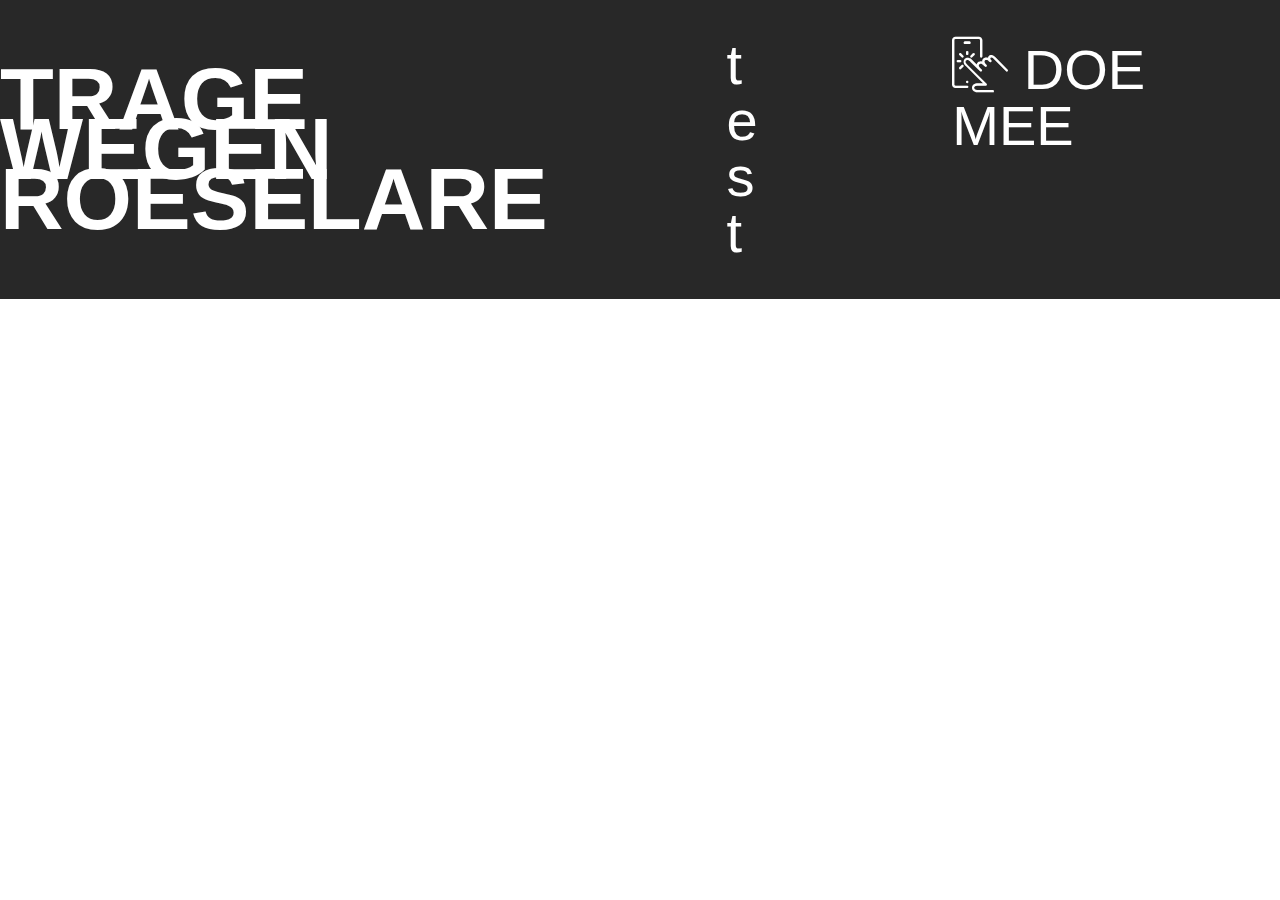
<file: page2.html>
<!DOCTYPE html>
<html  >
<head>
  <!-- Site made with Mobirise Website Builder v4.11.6, https://mobirise.com -->
  <meta charset="UTF-8">
  <meta http-equiv="X-UA-Compatible" content="IE=edge">
  <meta name="generator" content="Mobirise v4.11.6, mobirise.com">
  <meta name="viewport" content="width=device-width, initial-scale=1, minimum-scale=1">
  <link rel="shortcut icon" href="assets/images/logo2.png" type="image/x-icon">
  <meta name="description" content="Website Builder Description">
  
  <title>ga op stap</title>
  <link rel="stylesheet" href="assets/web/assets/mobirise-icons/mobirise-icons.css">
  <link rel="stylesheet" href="assets/bootstrap/css/bootstrap.min.css">
  <link rel="stylesheet" href="assets/bootstrap/css/bootstrap-grid.min.css">
  <link rel="stylesheet" href="assets/bootstrap/css/bootstrap-reboot.min.css">
  <link rel="stylesheet" href="assets/tether/tether.min.css">
  <link rel="stylesheet" href="assets/dropdown/css/style.css">
  <link rel="stylesheet" href="assets/theme/css/style.css">
  <link href="assets/fonts/style.css" rel="stylesheet">
  <link rel="preload" as="style" href="assets/mobirise/css/mbr-additional.css"><link rel="stylesheet" href="assets/mobirise/css/mbr-additional.css" type="text/css">
  
  
  
</head>
<body>
  <section class="menu cid-rQbKiJXNZe" once="menu" id="menu1-46">

    

    <nav class="navbar navbar-expand beta-menu navbar-dropdown align-items-center navbar-fixed-top navbar-toggleable-sm">
        <button class="navbar-toggler navbar-toggler-right" type="button" data-toggle="collapse" data-target="#navbarSupportedContent" aria-controls="navbarSupportedContent" aria-expanded="false" aria-label="Toggle navigation">
            <div class="hamburger">
                <span></span>
                <span></span>
                <span></span>
                <span></span>
            </div>
        </button>
        <div class="menu-logo">
            <div class="navbar-brand">
                
                <span class="navbar-caption-wrap"><a class="navbar-caption text-white display-2" href="index.html">
                        TRAGE WEGEN ROESELARE</a></span>
            </div>
        </div>
        <div class="collapse navbar-collapse" id="navbarSupportedContent">
            <ul class="navbar-nav nav-dropdown nav-right" data-app-modern-menu="true"><li class="nav-item"><a class="nav-link link text-white display-4" href="page2.html">test</a></li><li class="nav-item"><a class="nav-link link text-white display-4" href="page1.html"><span class="mbri-touch mbr-iconfont mbr-iconfont-btn"></span>
                        
                        DOE MEE</a></li></ul>
            
        </div>
    </nav>
</section>

<section class="engine"><a href="https://mobirise.info/t">amp template</a></section><section class="header1 cid-sgx2CWwjTl" id="header16-47">

    

    

    <div class="container">
        <div class="row justify-content-md-center">
            <div class="col-md-10 align-center">
                <h1 class="mbr-section-title mbr-bold pb-3 mbr-fonts-style display-1">
                    test nieuwe pagina</h1>
                
                <p class="mbr-text pb-3 mbr-fonts-style display-5">
                    je kan een menu-item toevoegen door eerst te klikken op de tekst in de menu en dan op '+'</p>
                <div class="mbr-section-btn"><a class="btn btn-md btn-black-outline display-4" href="https://mobirise.co">LEER MEER</a>
                </div>
            </div>
        </div>
    </div>

</section>


  <script src="assets/web/assets/jquery/jquery.min.js"></script>
  <script src="assets/popper/popper.min.js"></script>
  <script src="assets/bootstrap/js/bootstrap.min.js"></script>
  <script src="assets/tether/tether.min.js"></script>
  <script src="assets/smoothscroll/smooth-scroll.js"></script>
  <script src="assets/dropdown/js/nav-dropdown.js"></script>
  <script src="assets/dropdown/js/navbar-dropdown.js"></script>
  <script src="assets/touchswipe/jquery.touch-swipe.min.js"></script>
  <script src="assets/theme/js/script.js"></script>
  
  
</body>
</html>
</file>
<file: assets/web/assets/mobirise-icons/mobirise-icons.css>
@font-face {
  font-family: 'MobiriseIcons';
  src:  url('mobirise-icons.eot?spat4u');
  src:  url('mobirise-icons.eot?spat4u#iefix') format('embedded-opentype'),
    url('mobirise-icons.ttf?spat4u') format('truetype'),
    url('mobirise-icons.woff?spat4u') format('woff'),
    url('mobirise-icons.svg?spat4u#MobiriseIcons') format('svg');
  font-weight: normal;
  font-style: normal;
  font-display: swap;
}

[class^="mbri-"], [class*=" mbri-"] {
  /* use !important to prevent issues with browser extensions that change fonts */
  font-family: MobiriseIcons !important;
  speak: none;
  font-style: normal;
  font-weight: normal;
  font-variant: normal;
  text-transform: none;
  line-height: 1;

  /* Better Font Rendering =========== */
  -webkit-font-smoothing: antialiased;
  -moz-osx-font-smoothing: grayscale;
}

.mbri-add-submenu:before {
  content: "\e900";
}
.mbri-alert:before {
  content: "\e901";
}
.mbri-align-center:before {
  content: "\e902";
}
.mbri-align-justify:before {
  content: "\e903";
}
.mbri-align-left:before {
  content: "\e904";
}
.mbri-align-right:before {
  content: "\e905";
}
.mbri-android:before {
  content: "\e906";
}
.mbri-apple:before {
  content: "\e907";
}
.mbri-arrow-down:before {
  content: "\e908";
}
.mbri-arrow-next:before {
  content: "\e909";
}
.mbri-arrow-prev:before {
  content: "\e90a";
}
.mbri-arrow-up:before {
  content: "\e90b";
}
.mbri-bold:before {
  content: "\e90c";
}
.mbri-bookmark:before {
  content: "\e90d";
}
.mbri-bootstrap:before {
  content: "\e90e";
}
.mbri-briefcase:before {
  content: "\e90f";
}
.mbri-browse:before {
  content: "\e910";
}
.mbri-bulleted-list:before {
  content: "\e911";
}
.mbri-calendar:before {
  content: "\e912";
}
.mbri-camera:before {
  content: "\e913";
}
.mbri-cart-add:before {
  content: "\e914";
}
.mbri-cart-full:before {
  content: "\e915";
}
.mbri-cash:before {
  content: "\e916";
}
.mbri-change-style:before {
  content: "\e917";
}
.mbri-chat:before {
  content: "\e918";
}
.mbri-clock:before {
  content: "\e919";
}
.mbri-close:before {
  content: "\e91a";
}
.mbri-cloud:before {
  content: "\e91b";
}
.mbri-code:before {
  content: "\e91c";
}
.mbri-contact-form:before {
  content: "\e91d";
}
.mbri-credit-card:before {
  content: "\e91e";
}
.mbri-cursor-click:before {
  content: "\e91f";
}
.mbri-cust-feedback:before {
  content: "\e920";
}
.mbri-database:before {
  content: "\e921";
}
.mbri-delivery:before {
  content: "\e922";
}
.mbri-desktop:before {
  content: "\e923";
}
.mbri-devices:before {
  content: "\e924";
}
.mbri-down:before {
  content: "\e925";
}
.mbri-download:before {
  content: "\e989";
}
.mbri-drag-n-drop:before {
  content: "\e927";
}
.mbri-drag-n-drop2:before {
  content: "\e928";
}
.mbri-edit:before {
  content: "\e929";
}
.mbri-edit2:before {
  content: "\e92a";
}
.mbri-error:before {
  content: "\e92b";
}
.mbri-extension:before {
  content: "\e92c";
}
.mbri-features:before {
  content: "\e92d";
}
.mbri-file:before {
  content: "\e92e";
}
.mbri-flag:before {
  content: "\e92f";
}
.mbri-folder:before {
  content: "\e930";
}
.mbri-gift:before {
  content: "\e931";
}
.mbri-github:before {
  content: "\e932";
}
.mbri-globe:before {
  content: "\e933";
}
.mbri-globe-2:before {
  content: "\e934";
}
.mbri-growing-chart:before {
  content: "\e935";
}
.mbri-hearth:before {
  content: "\e936";
}
.mbri-help:before {
  content: "\e937";
}
.mbri-home:before {
  content: "\e938";
}
.mbri-hot-cup:before {
  content: "\e939";
}
.mbri-idea:before {
  content: "\e93a";
}
.mbri-image-gallery:before {
  content: "\e93b";
}
.mbri-image-slider:before {
  content: "\e93c";
}
.mbri-info:before {
  content: "\e93d";
}
.mbri-italic:before {
  content: "\e93e";
}
.mbri-key:before {
  content: "\e93f";
}
.mbri-laptop:before {
  content: "\e940";
}
.mbri-layers:before {
  content: "\e941";
}
.mbri-left-right:before {
  content: "\e942";
}
.mbri-left:before {
  content: "\e943";
}
.mbri-letter:before {
  content: "\e944";
}
.mbri-like:before {
  content: "\e945";
}
.mbri-link:before {
  content: "\e946";
}
.mbri-lock:before {
  content: "\e947";
}
.mbri-login:before {
  content: "\e948";
}
.mbri-logout:before {
  content: "\e949";
}
.mbri-magic-stick:before {
  content: "\e94a";
}
.mbri-map-pin:before {
  content: "\e94b";
}
.mbri-menu:before {
  content: "\e94c";
}
.mbri-mobile:before {
  content: "\e94d";
}
.mbri-mobile2:before {
  content: "\e94e";
}
.mbri-mobirise:before {
  content: "\e94f";
}
.mbri-more-horizontal:before {
  content: "\e950";
}
.mbri-more-vertical:before {
  content: "\e951";
}
.mbri-music:before {
  content: "\e952";
}
.mbri-new-file:before {
  content: "\e953";
}
.mbri-numbered-list:before {
  content: "\e954";
}
.mbri-opened-folder:before {
  content: "\e955";
}
.mbri-pages:before {
  content: "\e956";
}
.mbri-paper-plane:before {
  content: "\e957";
}
.mbri-paperclip:before {
  content: "\e958";
}
.mbri-photo:before {
  content: "\e959";
}
.mbri-photos:before {
  content: "\e95a";
}
.mbri-pin:before {
  content: "\e95b";
}
.mbri-play:before {
  content: "\e95c";
}
.mbri-plus:before {
  content: "\e95d";
}
.mbri-preview:before {
  content: "\e95e";
}
.mbri-print:before {
  content: "\e95f";
}
.mbri-protect:before {
  content: "\e960";
}
.mbri-question:before {
  content: "\e961";
}
.mbri-quote-left:before {
  content: "\e962";
}
.mbri-quote-right:before {
  content: "\e963";
}
.mbri-refresh:before {
  content: "\e964";
}
.mbri-responsive:before {
  content: "\e965";
}
.mbri-right:before {
  content: "\e966";
}
.mbri-rocket:before {
  content: "\e967";
}
.mbri-sad-face:before {
  content: "\e968";
}
.mbri-sale:before {
  content: "\e969";
}
.mbri-save:before {
  content: "\e96a";
}
.mbri-search:before {
  content: "\e96b";
}
.mbri-setting:before {
  content: "\e96c";
}
.mbri-setting2:before {
  content: "\e96d";
}
.mbri-setting3:before {
  content: "\e96e";
}
.mbri-share:before {
  content: "\e96f";
}
.mbri-shopping-bag:before {
  content: "\e970";
}
.mbri-shopping-basket:before {
  content: "\e971";
}
.mbri-shopping-cart:before {
  content: "\e972";
}
.mbri-sites:before {
  content: "\e973";
}
.mbri-smile-face:before {
  content: "\e974";
}
.mbri-speed:before {
  content: "\e975";
}
.mbri-star:before {
  content: "\e976";
}
.mbri-success:before {
  content: "\e977";
}
.mbri-sun:before {
  content: "\e978";
}
.mbri-sun2:before {
  content: "\e979";
}
.mbri-tablet:before {
  content: "\e97a";
}
.mbri-tablet-vertical:before {
  content: "\e97b";
}
.mbri-target:before {
  content: "\e97c";
}
.mbri-timer:before {
  content: "\e97d";
}
.mbri-to-ftp:before {
  content: "\e97e";
}
.mbri-to-local-drive:before {
  content: "\e97f";
}
.mbri-touch-swipe:before {
  content: "\e980";
}
.mbri-touch:before {
  content: "\e981";
}
.mbri-trash:before {
  content: "\e982";
}
.mbri-underline:before {
  content: "\e983";
}
.mbri-unlink:before {
  content: "\e984";
}
.mbri-unlock:before {
  content: "\e985";
}
.mbri-up-down:before {
  content: "\e986";
}
.mbri-up:before {
  content: "\e987";
}
.mbri-update:before {
  content: "\e988";
}
.mbri-upload:before {
 content: "\e926"; 
}
.mbri-user:before {
  content: "\e98a";
}
.mbri-user2:before {
  content: "\e98b";
}
.mbri-users:before {
  content: "\e98c";
}
.mbri-video:before {
  content: "\e98d";
}
.mbri-video-play:before {
  content: "\e98e";
}
.mbri-watch:before {
  content: "\e98f";
}
.mbri-website-theme:before {
  content: "\e990";
}
.mbri-wifi:before {
  content: "\e991";
}
.mbri-windows:before {
  content: "\e992";
}
.mbri-zoom-out:before {
  content: "\e993";
}
.mbri-redo:before {
  content: "\e994";
}
.mbri-undo:before {
  content: "\e995";
}
</file>
<file: assets/dropdown/css/style.css>
.navbar-dropdown {
  left: 0;
  padding: 0;
  position: absolute;
  right: 0;
  top: 0;
  transition: all 0.45s ease;
  z-index: 1030;
  background: #282828; }
  .navbar-dropdown .navbar-logo {
    margin-right: 0.8rem;
    transition: margin 0.3s ease-in-out;
    vertical-align: middle; }
    .navbar-dropdown .navbar-logo img {
      height: 3.125rem;
      transition: all 0.3s ease-in-out; }
    .navbar-dropdown .navbar-logo.mbr-iconfont {
      font-size: 3.125rem;
      line-height: 3.125rem; }
  .navbar-dropdown .navbar-caption {
    font-weight: 700;
    white-space: normal;
    vertical-align: -4px;
    line-height: 3.125rem !important; }
    .navbar-dropdown .navbar-caption, .navbar-dropdown .navbar-caption:hover {
      color: inherit;
      text-decoration: none; }
  .navbar-dropdown .mbr-iconfont + .navbar-caption {
    vertical-align: -1px; }
  .navbar-dropdown.navbar-fixed-top {
    position: fixed; }
  .navbar-dropdown .navbar-brand span {
    vertical-align: -4px; }
  .navbar-dropdown.bg-color.transparent {
    background: none; }
  .navbar-dropdown.navbar-short .navbar-brand {
    padding: 0.625rem 0; }
    .navbar-dropdown.navbar-short .navbar-brand span {
      vertical-align: -1px; }
  .navbar-dropdown.navbar-short .navbar-caption {
    line-height: 2.375rem !important;
    vertical-align: -2px; }
  .navbar-dropdown.navbar-short .navbar-logo {
    margin-right: 0.5rem; }
    .navbar-dropdown.navbar-short .navbar-logo img {
      height: 2.375rem; }
    .navbar-dropdown.navbar-short .navbar-logo.mbr-iconfont {
      font-size: 2.375rem;
      line-height: 2.375rem; }
  .navbar-dropdown.navbar-short .mbr-table-cell {
    height: 3.625rem; }
  .navbar-dropdown .navbar-close {
    left: 0.6875rem;
    position: fixed;
    top: 0.75rem;
    z-index: 1000; }
  .navbar-dropdown .hamburger-icon {
    content: "";
    display: inline-block;
    vertical-align: middle;
    width: 16px;
    -webkit-box-shadow: 0 -6px 0 1px #282828,0 0 0 1px #282828,0 6px 0 1px #282828;
    -moz-box-shadow: 0 -6px 0 1px #282828,0 0 0 1px #282828,0 6px 0 1px #282828;
    box-shadow: 0 -6px 0 1px #282828,0 0 0 1px #282828,0 6px 0 1px #282828; }

.dropdown-menu .dropdown-toggle[data-toggle="dropdown-submenu"]::after {
  border-bottom: 0.35em solid transparent;
  border-left: 0.35em solid;
  border-right: 0;
  border-top: 0.35em solid transparent;
  margin-left: 0.3rem; }

.dropdown-menu .dropdown-item:focus {
  outline: 0; }

.nav-dropdown {
  font-size: 0.75rem;
  font-weight: 500;
  height: auto !important; }
  .nav-dropdown .nav-btn {
    padding-left: 1rem; }
  .nav-dropdown .link {
    margin: .667em 1.667em;
    font-weight: 500;
    padding: 0;
    transition: color .2s ease-in-out; }
    .nav-dropdown .link.dropdown-toggle {
      margin-right: 2.583em; }
      .nav-dropdown .link.dropdown-toggle::after {
        margin-left: .25rem;
        border-top: 0.35em solid;
        border-right: 0.35em solid transparent;
        border-left: 0.35em solid transparent;
        border-bottom: 0; }
      .nav-dropdown .link.dropdown-toggle[aria-expanded="true"] {
        margin: 0;
        padding: 0.667em 3.263em  0.667em 1.667em; }
  .nav-dropdown .link::after,
  .nav-dropdown .dropdown-item::after {
    color: inherit; }
  .nav-dropdown .btn {
    font-size: 0.75rem;
    font-weight: 700;
    letter-spacing: 0;
    margin-bottom: 0;
    padding-left: 1.25rem;
    padding-right: 1.25rem; }
  .nav-dropdown .dropdown-menu {
    border-radius: 0;
    border: 0;
    left: 0;
    margin: 0;
    padding-bottom: 1.25rem;
    padding-top: 1.25rem;
    position: relative; }
  .nav-dropdown .dropdown-submenu {
    margin-left: 0.125rem;
    top: 0; }
  .nav-dropdown .dropdown-item {
    font-weight: 500;
    line-height: 2;
    padding: 0.3846em 4.615em 0.3846em 1.5385em;
    position: relative;
    transition: color .2s ease-in-out, background-color .2s ease-in-out; }
    .nav-dropdown .dropdown-item::after {
      margin-top: -0.3077em;
      position: absolute;
      right: 1.1538em;
      top: 50%; }
    .nav-dropdown .dropdown-item:focus, .nav-dropdown .dropdown-item:hover {
      background: none; }

@media (max-width: 767px) {
  .nav-dropdown.navbar-toggleable-sm {
    bottom: 0;
    display: none;
    left: 0;
    overflow-x: hidden;
    position: fixed;
    top: 0;
    transform: translateX(-100%);
    -ms-transform: translateX(-100%);
    -webkit-transform: translateX(-100%);
    width: 18.75rem;
    z-index: 999; } }
.nav-dropdown.navbar-toggleable-xl {
  bottom: 0;
  display: none;
  left: 0;
  overflow-x: hidden;
  position: fixed;
  top: 0;
  transform: translateX(-100%);
  -ms-transform: translateX(-100%);
  -webkit-transform: translateX(-100%);
  width: 18.75rem;
  z-index: 999; }

.nav-dropdown-sm {
  display: block !important;
  overflow-x: hidden;
  overflow: auto;
  padding-top: 3.875rem; }
  .nav-dropdown-sm::after {
    content: "";
    display: block;
    height: 3rem;
    width: 100%; }
  .nav-dropdown-sm.collapse.in ~ .navbar-close {
    display: block !important; }
  .nav-dropdown-sm.collapsing, .nav-dropdown-sm.collapse.in {
    transform: translateX(0);
    -ms-transform: translateX(0);
    -webkit-transform: translateX(0);
    transition: all 0.25s ease-out;
    -webkit-transition: all 0.25s ease-out;
    background: #282828; }
  .nav-dropdown-sm.collapsing[aria-expanded="false"] {
    transform: translateX(-100%);
    -ms-transform: translateX(-100%);
    -webkit-transform: translateX(-100%); }
  .nav-dropdown-sm .nav-item {
    display: block;
    margin-left: 0 !important;
    padding-left: 0; }
  .nav-dropdown-sm .link,
  .nav-dropdown-sm .dropdown-item {
    border-top: 1px dotted rgba(255, 255, 255, 0.1);
    font-size: 0.8125rem;
    line-height: 1.6;
    margin: 0 !important;
    padding: 0.875rem 2.4rem 0.875rem 1.5625rem !important;
    position: relative;
    white-space: normal; }
    .nav-dropdown-sm .link:focus, .nav-dropdown-sm .link:hover,
    .nav-dropdown-sm .dropdown-item:focus,
    .nav-dropdown-sm .dropdown-item:hover {
      background: rgba(0, 0, 0, 0.2) !important;
      color: #c0a375; }
  .nav-dropdown-sm .nav-btn {
    position: relative;
    padding: 1.5625rem 1.5625rem 0 1.5625rem; }
    .nav-dropdown-sm .nav-btn::before {
      border-top: 1px dotted rgba(255, 255, 255, 0.1);
      content: "";
      left: 0;
      position: absolute;
      top: 0;
      width: 100%; }
    .nav-dropdown-sm .nav-btn + .nav-btn {
      padding-top: 0.625rem; }
      .nav-dropdown-sm .nav-btn + .nav-btn::before {
        display: none; }
  .nav-dropdown-sm .btn {
    padding: 0.625rem 0; }
  .nav-dropdown-sm .dropdown-toggle[data-toggle="dropdown-submenu"]::after {
    margin-left: .25rem;
    border-top: 0.35em solid;
    border-right: 0.35em solid transparent;
    border-left: 0.35em solid transparent;
    border-bottom: 0; }
  .nav-dropdown-sm .dropdown-toggle[data-toggle="dropdown-submenu"][aria-expanded="true"]::after {
    border-top: 0;
    border-right: 0.35em solid transparent;
    border-left: 0.35em solid transparent;
    border-bottom: 0.35em solid; }
  .nav-dropdown-sm .dropdown-menu {
    margin: 0;
    padding: 0;
    position: relative;
    top: 0;
    left: 0;
    width: 100%;
    border: 0;
    float: none;
    border-radius: 0;
    background: none; }
  .nav-dropdown-sm .dropdown-submenu {
    left: 100%;
    margin-left: 0.125rem;
    margin-top: -1.25rem;
    top: 0; }

.navbar-toggleable-sm .nav-dropdown .dropdown-menu {
  position: absolute; }

.navbar-toggleable-sm .nav-dropdown .dropdown-submenu {
  left: 100%;
  margin-left: 0.125rem;
  margin-top: -1.25rem;
  top: 0; }

.navbar-toggleable-sm.opened .nav-dropdown .dropdown-menu {
  position: relative; }

.navbar-toggleable-sm.opened .nav-dropdown .dropdown-submenu {
  left: 0;
  margin-left: 00rem;
  margin-top: 0rem;
  top: 0; }

.is-builder .nav-dropdown.collapsing {
  transition: none !important; }

/*# sourceMappingURL=style.css.map */
</file>
<file: assets/theme/css/style.css>
/*!
 * Mobirise v4 theme (https://mobirise.com/)
 * Copyright 2017 Mobirise
 */
section {
  background-color: #eeeeee;
}

.form-control:focus {
  box-shadow: none;
}

:focus {
  outline: none;
}

body {
  font-style: normal;
  line-height: 1.5;
}

section,
.container,
.container-fluid {
  position: relative;
  word-wrap: break-word;
}

a.mbr-iconfont:hover {
  text-decoration: none;
}

.article .lead p,
.article .lead ul,
.article .lead ol,
.article .lead pre,
.article .lead blockquote {
  margin-bottom: 0;
}

ul,
ol,
pre,
blockquote {
  margin-bottom: 2.3125rem;
}

pre {
  background: #f4f4f4;
  padding: 10px 24px;
  white-space: pre-wrap;
}

.inactive {
  -webkit-user-select: none;
  -moz-user-select: none;
  -ms-user-select: none;
  user-select: none;
  pointer-events: none;
  -webkit-user-drag: none;
  user-drag: none;
}

.mbr-section__comments .row {
  justify-content: center;
  -webkit-justify-content: center;
}

a {
  font-style: normal;
  font-weight: 400;
  cursor: pointer;
}

a, a:hover {
  text-decoration: none;
}

figure {
  margin-bottom: 0;
}

body {
  color: #232323;
}

h1,
h2,
h3,
h4,
h5,
h6,
.h1,
.h2,
.h3,
.h4,
.h5,
.h6,
.display-1,
.display-2,
.display-3,
.display-4 {
  line-height: 1;
  word-break: break-word;
  word-wrap: break-word;
}

.mbr-section-title {
  font-style: normal;
  line-height: 1.2;
}

.mbr-section-subtitle {
  line-height: 1.3;
}

.mbr-text {
  font-style: normal;
  line-height: 1.6;
}

b,
strong {
  font-weight: bold;
}

blockquote {
  padding: 10px 0 10px 20px;
  position: relative;
  border-left: 2px solid;
  border-color: #ff3366;
}

input:-webkit-autofill, input:-webkit-autofill:hover, input:-webkit-autofill:focus, input:-webkit-autofill:active {
  transition-delay: 9999s;
  transition-property: background-color, color;
}

textarea[type='hidden'] {
  display: none;
}

body {
  position: relative;
}

section {
  background-position: 50% 50%;
  background-repeat: no-repeat;
  background-size: cover;
}

section .mbr-background-video,
section .mbr-background-video-preview {
  position: absolute;
  bottom: 0;
  left: 0;
  right: 0;
  top: 0;
}

.hidden {
  visibility: hidden;
}

.mbr-z-index20 {
  z-index: 20;
}

/*! Base colors */
.mbr-white {
  color: #ffffff;
}

.mbr-black {
  color: #000000;
}

.mbr-bg-white {
  background-color: #ffffff;
}

.mbr-bg-black {
  background-color: #000000;
}

/*! Text-aligns */
.align-left {
  text-align: left;
}

.align-center {
  text-align: center;
}

.align-right {
  text-align: right;
}

@media (max-width: 767px) {
  .align-left,
  .align-center,
  .align-right,
  .mbr-section-btn,
  .mbr-section-title {
    text-align: center;
  }
}

/*! Font-weight  */
.mbr-light {
  font-weight: 300;
}

.mbr-regular {
  font-weight: 400;
}

.mbr-semibold {
  font-weight: 500;
}

.mbr-bold {
  font-weight: 700;
}

/*! Media  */
.media-size-item {
  -moz-flex: 1 1 auto;
  -o-flex: 1 1 auto;
  flex: 1 1 auto;
}

.media-content {
  flex-basis: 100%;
}

.media-container-row {
  display: flex;
  flex-direction: row;
  flex-wrap: wrap;
  justify-content: center;
  align-content: center;
  align-items: start;
}

.media-container-row .media-size-item {
  width: 400px;
}

.media-container-column {
  display: flex;
  flex-direction: column;
  flex-wrap: wrap;
  justify-content: center;
  align-content: center;
  align-items: stretch;
}

.media-container-column > * {
  width: 100%;
}

@media (min-width: 992px) {
  .media-container-row {
    flex-wrap: nowrap;
  }
}

figure {
  overflow: hidden;
}

figure[mbr-media-size] {
  transition: width 0.1s;
}

.mbr-figure img,
.mbr-figure iframe {
  display: block;
  width: 100%;
}

.card {
  background-color: transparent;
  border: none;
}

.card-box {
  width: 100%;
}

.card-img {
  text-align: center;
  flex-shrink: 0;
  -webkit-flex-shrink: 0;
}

.media {
  max-width: 100%;
  margin: 0 auto;
}

.mbr-figure {
  -ms-grid-row-align: center;
  align-self: center;
}

.media-container > div {
  max-width: 100%;
}

.mbr-figure img,
.card-img img {
  width: 100%;
}

@media (max-width: 991px) {
  .media-size-item {
    width: auto !important;
  }
  .media {
    width: auto;
  }
  .mbr-figure {
    width: 100% !important;
  }
}

/*! Buttons */
.btn {
  font-weight: 500;
  border-width: 2px;
  font-style: normal;
  letter-spacing: 1px;
  margin: .4rem .8rem;
  white-space: normal;
  transition: all .3s ease-in-out;
  display: inline-flex;
  align-items: center;
  justify-content: center;
  word-break: break-word;
  -webkit-align-items: center;
  -webkit-justify-content: center;
  display: -webkit-inline-flex;
}

.btn-sm {
  font-weight: 500;
  letter-spacing: 1px;
  transition: all .3s ease-in-out;
}

.btn-md {
  font-weight: 500;
  letter-spacing: 1px;
  margin: .4rem .8rem !important;
  transition: all .3s ease-in-out;
}

.btn-lg {
  font-weight: 500;
  letter-spacing: 1px;
  margin: .4rem .8rem !important;
  transition: all .3s ease-in-out;
}

.mbr-section-btn {
  margin-left: -0.25rem;
  margin-right: -0.25rem;
  font-size: 0;
}

nav .mbr-section-btn {
  margin-left: 0rem;
  margin-right: 0rem;
}

.btn-form {
  border-radius: 0;
}

.btn-form:hover {
  cursor: pointer;
}

/*! Btn icon margin */
.btn .mbr-iconfont,
.btn.btn-sm .mbr-iconfont {
  cursor: pointer;
  margin-right: 0.5rem;
}

.btn.btn-md .mbr-iconfont,
.btn.btn-md .mbr-iconfont {
  margin-right: 0.8rem;
}

.mbr-regular {
  font-weight: 400;
}

.mbr-semibold {
  font-weight: 500;
}

.mbr-bold {
  font-weight: 700;
}

[type='submit'] {
  -webkit-appearance: none;
}

/*! Full-screen */
.mbr-fullscreen .mbr-overlay {
  min-height: 100vh;
}

.mbr-fullscreen {
  display: flex;
  display: -moz-flex;
  display: -ms-flex;
  display: -o-flex;
  align-items: center;
  -webkit-align-items: center;
  min-height: 100vh;
  padding-top: 3rem;
  padding-bottom: 3rem;
}

/*! Map */
.map {
  height: 25rem;
  position: relative;
}

.map iframe {
  width: 100%;
  height: 100%;
}

.mbr-overlay {
  background-color: #000;
  bottom: 0;
  left: 0;
  opacity: .5;
  position: absolute;
  right: 0;
  top: 0;
  z-index: 0;
  pointer-events: none;
}

/* Form */
blockquote {
  font-style: italic;
  padding: 10px 0 10px 20px;
  font-size: 1.09rem;
  position: relative;
  border-width: 3px;
}

.form-control {
  background-color: #f5f5f5;
  box-shadow: none;
  color: #565656;
  line-height: 1.43;
  min-height: 3.5em;
  padding: 1.07em .5em;
}

.form-control, .form-control:focus {
  border: 1px solid #e8e8e8;
}

.form-active .form-control:invalid {
  border-color: red;
}

.form-control-label {
  position: relative;
  cursor: pointer;
  margin-bottom: .357em;
  padding: 0;
}

.alert {
  color: #ffffff;
  border-radius: 0;
  border: 0;
  font-size: .875rem;
  line-height: 1.5;
  margin-bottom: 1.875rem;
  padding: 1.25rem;
  position: relative;
}

.alert.alert-form::after {
  background-color: inherit;
  bottom: -7px;
  content: "";
  display: block;
  height: 14px;
  left: 50%;
  margin-left: -7px;
  position: absolute;
  transform: rotate(45deg);
  width: 14px;
  -webkit-transform: rotate(45deg);
}

.form-asterisk {
  font-family: initial;
  position: absolute;
  top: -2px;
  font-weight: normal;
}

/*! Scroll to top arrow */
#scrollToTop a i:before {
  content: '';
  position: absolute;
  height: 40%;
  top: 25%;
  background: #fff;
  width: 2px;
  left: calc(50% - 1px);
}

#scrollToTop a i:after {
  content: '';
  position: absolute;
  display: block;
  border-top: 2px solid #fff;
  border-right: 2px solid #fff;
  width: 40%;
  height: 40%;
  left: 30%;
  bottom: 30%;
  transform: rotate(135deg);
  -webkit-transform: rotate(135deg);
}

.mbr-arrow-up {
  bottom: 25px;
  right: 90px;
  position: fixed;
  text-align: right;
  z-index: 5000;
  color: #ffffff;
  font-size: 32px;
  transform: rotate(180deg);
  -webkit-transform: rotate(180deg);
}

.mbr-arrow-up a {
  background: rgba(0, 0, 0, 0.2);
  border-radius: 3px;
  color: #fff;
  display: inline-block;
  height: 60px;
  width: 60px;
  outline-style: none !important;
  position: relative;
  text-decoration: none;
  transition: all 0.3s ease-in-out;
  cursor: pointer;
  text-align: center;
}

.mbr-arrow-up a:hover {
  background-color: rgba(0, 0, 0, 0.4);
}

.mbr-arrow-up a i {
  line-height: 60px;
}

.mbr-arrow-up-icon {
  display: block;
  color: #fff;
}

.mbr-arrow-up-icon::before {
  content: '\203a';
  display: inline-block;
  font-family: serif;
  font-size: 32px;
  line-height: 1;
  font-style: normal;
  position: relative;
  top: 6px;
  left: -4px;
  -webkit-transform: rotate(-90deg);
  transform: rotate(-90deg);
}

/*! Arrow Down */
.mbr-arrow {
  position: absolute;
  bottom: 45px;
  left: 50%;
  width: 60px;
  height: 60px;
  cursor: pointer;
  background-color: rgba(80, 80, 80, 0.5);
  border-radius: 50%;
  -webkit-transform: translateX(-50%);
  transform: translateX(-50%);
}

.mbr-arrow > a {
  display: inline-block;
  text-decoration: none;
  outline-style: none;
  -webkit-animation: arrowdown 1.7s ease-in-out infinite;
  animation: arrowdown 1.7s ease-in-out infinite;
}

.mbr-arrow > a > i {
  position: absolute;
  top: -2px;
  left: 15px;
  font-size: 2rem;
}

@keyframes arrowdown {
  0% {
    transform: translateY(0px);
    -webkit-transform: translateY(0px);
  }
  50% {
    transform: translateY(-5px);
    -webkit-transform: translateY(-5px);
  }
  100% {
    transform: translateY(0px);
    -webkit-transform: translateY(0px);
  }
}

@-webkit-keyframes arrowdown {
  0% {
    transform: translateY(0px);
    -webkit-transform: translateY(0px);
  }
  50% {
    transform: translateY(-5px);
    -webkit-transform: translateY(-5px);
  }
  100% {
    transform: translateY(0px);
    -webkit-transform: translateY(0px);
  }
}

@media (max-width: 500px) {
  .mbr-arrow-up {
    left: 50%;
    right: auto;
    transform: translateX(-50%) rotate(180deg);
    -webkit-transform: translateX(-50%) rotate(180deg);
  }
}

/*Gradients animation*/
@keyframes gradient-animation {
  from {
    background-position: 0% 100%;
    -webkit-animation-timing-function: ease-in-out;
            animation-timing-function: ease-in-out;
  }
  to {
    background-position: 100% 0%;
    -webkit-animation-timing-function: ease-in-out;
            animation-timing-function: ease-in-out;
  }
}

@-webkit-keyframes gradient-animation {
  from {
    background-position: 0% 100%;
    -webkit-animation-timing-function: ease-in-out;
            animation-timing-function: ease-in-out;
  }
  to {
    background-position: 100% 0%;
    -webkit-animation-timing-function: ease-in-out;
            animation-timing-function: ease-in-out;
  }
}

.bg-gradient {
  background-size: 200% 200%;
  animation: gradient-animation 5s infinite alternate;
  -webkit-animation: gradient-animation 5s infinite alternate;
}

.menu .navbar-brand {
  display: -webkit-flex;
}

.menu .navbar-brand span {
  display: flex;
  display: -webkit-flex;
}

.menu .navbar-brand .navbar-caption-wrap {
  display: -webkit-flex;
}

.menu .navbar-brand .navbar-logo img {
  display: -webkit-flex;
}

@media (min-width: 768px) and (max-width: 1023px) {
  .menu .navbar-toggleable-sm .navbar-nav {
    display: -ms-flexbox;
  }
}

@media (max-width: 1023px) {
  .menu .navbar-collapse {
    max-height: 93.5vh;
  }
  .menu .navbar-collapse.show {
    overflow: auto;
  }
}

@media (min-width: 1024px) {
  .menu .navbar-nav.nav-dropdown {
    display: -webkit-flex;
  }
  .menu .navbar-toggleable-sm .navbar-collapse {
    display: -webkit-flex !important;
  }
  .menu .collapsed .navbar-collapse {
    max-height: 93.5vh;
  }
  .menu .collapsed .navbar-collapse.show {
    overflow: auto;
  }
}

@media (max-width: 767px) {
  .menu .navbar-collapse {
    max-height: 80vh;
  }
}

/* Others*/
.note-check a[data-value=Rubik] {
  font-style: normal;
}

.mbr-arrow a {
  color: #ffffff;
}

@media (max-width: 767px) {
  .mbr-arrow {
    display: none;
  }
}

.navbar {
  display: -webkit-flex;
  -webkit-flex-wrap: wrap;
  -webkit-align-items: center;
  -webkit-justify-content: space-between;
}

.navbar-collapse {
  -webkit-flex-basis: 100%;
  -webkit-flex-grow: 1;
  -webkit-align-items: center;
}

.nav-dropdown .link {
  padding: 0.667em 1.667em !important;
  margin: 0 !important;
}

.nav {
  display: -webkit-flex;
  -webkit-flex-wrap: wrap;
}

.row {
  display: -webkit-flex;
  -webkit-flex-wrap: wrap;
}

.justify-content-center {
  -webkit-justify-content: center;
}

.form-inline {
  display: -webkit-flex;
  -webkit-align-items: center;
}

.card-wrapper {
  -webkit-flex: 1;
}

.carousel-control {
  z-index: 10;
  display: -webkit-flex;
  -webkit-align-items: center;
  -webkit-justify-content: center;
}

.carousel-controls {
  display: -webkit-flex;
}

.media {
  display: -webkit-flex;
}

.form-group:focus {
  outline: none;
}

.jq-selectbox__select {
  padding: 1.07em 0.5em;
  position: absolute;
  top: 0;
  left: 0;
  width: 100%;
}

.jq-selectbox__dropdown {
  position: absolute;
  top: 100%;
  left: 0 !important;
  width: 100% !important;
}

.jq-selectbox__trigger-arrow {
  -webkit-transform: translateY(-50%);
          transform: translateY(-50%);
}

.jq-selectbox li {
  padding: 1.07em 0.5em;
}

input[type='range'] {
  padding-left: 0 !important;
  padding-right: 0 !important;
}

.modal-dialog,
.modal-content {
  height: 100%;
}

.modal-dialog .carousel-inner {
  height: calc(100vh - 1.75rem);
}

@media (max-width: 575px) {
  .modal-dialog .carousel-inner {
    height: calc(100vh - 1rem);
  }
}

.carousel-item {
  text-align: center;
}

.carousel-item img {
  margin: auto;
}

.navbar-toggler {
  align-self: flex-start;
  padding: 0.25rem 0.75rem;
  font-size: 1.25rem;
  line-height: 1;
  background: transparent;
  border: 1px solid transparent;
  border-radius: 0.25rem;
}

.navbar-toggler:focus,
.navbar-toggler:hover {
  text-decoration: none;
}

.navbar-toggler-icon {
  display: inline-block;
  width: 1.5em;
  height: 1.5em;
  vertical-align: middle;
  content: '';
  background: no-repeat center center;
  background-size: 100% 100%;
}

.navbar-toggler-left {
  position: absolute;
  left: 1rem;
}

.navbar-toggler-right {
  position: absolute;
  right: 1rem;
}

@media (max-width: 575px) {
  .navbar-toggleable .navbar-nav .dropdown-menu {
    position: static;
    float: none;
  }
  .navbar-toggleable > .container {
    padding-right: 0;
    padding-left: 0;
  }
}

@media (min-width: 576px) {
  .navbar-toggleable {
    flex-direction: row;
    flex-wrap: nowrap;
    align-items: center;
  }
  .navbar-toggleable .navbar-nav {
    flex-direction: row;
  }
  .navbar-toggleable .navbar-nav .nav-link {
    padding-right: 0.5rem;
    padding-left: 0.5rem;
  }
  .navbar-toggleable > .container {
    display: flex;
    flex-wrap: nowrap;
    align-items: center;
  }
  .navbar-toggleable .navbar-collapse {
    display: flex !important;
    width: 100%;
  }
  .navbar-toggleable .navbar-toggler {
    display: none;
  }
}

@media (max-width: 767px) {
  .navbar-toggleable-sm .navbar-nav .dropdown-menu {
    position: static;
    float: none;
  }
  .navbar-toggleable-sm > .container {
    padding-right: 0;
    padding-left: 0;
  }
}

@media (min-width: 768px) {
  .navbar-toggleable-sm {
    flex-direction: row;
    flex-wrap: nowrap;
    align-items: center;
  }
  .navbar-toggleable-sm .navbar-nav {
    flex-direction: row;
  }
  .navbar-toggleable-sm .navbar-nav .nav-link {
    padding-right: 0.5rem;
    padding-left: 0.5rem;
  }
  .navbar-toggleable-sm > .container {
    display: flex;
    flex-wrap: nowrap;
    align-items: center;
  }
  .navbar-toggleable-sm .navbar-collapse {
    display: none;
    width: 100%;
  }
  .navbar-toggleable-sm .navbar-toggler {
    display: none;
  }
}

@media (max-width: 1023px) {
  .navbar-toggleable-md .navbar-nav .dropdown-menu {
    position: static;
    float: none;
  }
  .navbar-toggleable-md > .container {
    padding-right: 0;
    padding-left: 0;
  }
}

@media (min-width: 1024px) {
  .navbar-toggleable-md {
    flex-direction: row;
    flex-wrap: nowrap;
    align-items: center;
  }
  .navbar-toggleable-md .navbar-nav {
    flex-direction: row;
  }
  .navbar-toggleable-md .navbar-nav .nav-link {
    padding-right: 0.5rem;
    padding-left: 0.5rem;
  }
  .navbar-toggleable-md > .container {
    display: flex;
    flex-wrap: nowrap;
    align-items: center;
  }
  .navbar-toggleable-md .navbar-collapse {
    display: flex !important;
    width: 100%;
  }
  .navbar-toggleable-md .navbar-toggler {
    display: none;
  }
}

@media (max-width: 1199px) {
  .navbar-toggleable-lg .navbar-nav .dropdown-menu {
    position: static;
    float: none;
  }
  .navbar-toggleable-lg > .container {
    padding-right: 0;
    padding-left: 0;
  }
}

@media (min-width: 1200px) {
  .navbar-toggleable-lg {
    flex-direction: row;
    flex-wrap: nowrap;
    align-items: center;
  }
  .navbar-toggleable-lg .navbar-nav {
    flex-direction: row;
  }
  .navbar-toggleable-lg .navbar-nav .nav-link {
    padding-right: 0.5rem;
    padding-left: 0.5rem;
  }
  .navbar-toggleable-lg > .container {
    display: flex;
    flex-wrap: nowrap;
    align-items: center;
  }
  .navbar-toggleable-lg .navbar-collapse {
    display: flex !important;
    width: 100%;
  }
  .navbar-toggleable-lg .navbar-toggler {
    display: none;
  }
}

.navbar-toggleable-xl {
  flex-direction: row;
  flex-wrap: nowrap;
  align-items: center;
}

.navbar-toggleable-xl .navbar-nav .dropdown-menu {
  position: static;
  float: none;
}

.navbar-toggleable-xl > .container {
  padding-right: 0;
  padding-left: 0;
}

.navbar-toggleable-xl .navbar-nav {
  flex-direction: row;
}

.navbar-toggleable-xl .navbar-nav .nav-link {
  padding-right: 0.5rem;
  padding-left: 0.5rem;
}

.navbar-toggleable-xl > .container {
  display: flex;
  flex-wrap: nowrap;
  align-items: center;
}

.navbar-toggleable-xl .navbar-collapse {
  display: flex !important;
  width: 100%;
}

.navbar-toggleable-xl .navbar-toggler {
  display: none;
}

.card-img {
  width: auto;
}

.menu .navbar.collapsed:not(.beta-menu) {
  flex-direction: column;
}

.carousel-item.active,
.carousel-item-next,
.carousel-item-prev {
  display: flex;
}

.note-air-layout .dropup .dropdown-menu,
.note-air-layout .navbar-fixed-bottom .dropdown .dropdown-menu {
  bottom: initial !important;
}

html,
body {
  height: auto;
  min-height: 100vh;
}

.dropup .dropdown-toggle::after {
  display: none;
}
.engine {
	position: absolute;
	text-indent: -2400px;
	text-align: center;
	padding: 0;
	top: 0;
	left: -2400px;
}
</file>
<file: assets/fonts/style.css>
@font-face {
   font-family: 'MaisonNeue-Bold';
   font-display: swap;
   src: url('MaisonNeue-Bold/font.ttf');
}
@font-face {
   font-family: 'MaisonNeue-Demi';
   font-display: swap;
   src: url('MaisonNeue-Demi/font.ttf');
}
</file>
<file: assets/mobirise/css/mbr-additional.css>
body {
  font-family: Rubik;
}
.display-1 {
  font-family: 'MaisonNeue-Bold';
  font-size: 3rem;
  font-display: swap;
}
.display-1 > .mbr-iconfont {
  font-size: 4.8rem;
}
.display-2 {
  font-family: 'MaisonNeue-Bold';
  font-size: 1.5rem;
  font-display: swap;
}
.display-2 > .mbr-iconfont {
  font-size: 2.4rem;
}
.display-4 {
  font-family: 'MaisonNeue-Bold';
  font-size: 2rem;
  font-display: swap;
}
.display-4 > .mbr-iconfont {
  font-size: 3.2rem;
}
.display-5 {
  font-family: 'MaisonNeue-Demi';
  font-size: 2.5rem;
  font-display: swap;
}
.display-5 > .mbr-iconfont {
  font-size: 4rem;
}
.display-7 {
  font-family: 'MaisonNeue-Demi';
  font-size: 1rem;
  font-display: swap;
}
.display-7 > .mbr-iconfont {
  font-size: 1.6rem;
}
/* ---- Fluid typography for mobile devices ---- */
/* 1.4 - font scale ratio ( bootstrap == 1.42857 ) */
/* 100vw - current viewport width */
/* (48 - 20)  48 == 48rem == 768px, 20 == 20rem == 320px(minimal supported viewport) */
/* 0.65 - min scale variable, may vary */
@media (max-width: 768px) {
  .display-1 {
    font-size: 2.4rem;
    font-size: calc( 1.7rem + (3 - 1.7) * ((100vw - 20rem) / (48 - 20)));
    line-height: calc( 1.4 * (1.7rem + (3 - 1.7) * ((100vw - 20rem) / (48 - 20))));
  }
  .display-2 {
    font-size: 1.2rem;
    font-size: calc( 1.175rem + (1.5 - 1.175) * ((100vw - 20rem) / (48 - 20)));
    line-height: calc( 1.4 * (1.175rem + (1.5 - 1.175) * ((100vw - 20rem) / (48 - 20))));
  }
  .display-4 {
    font-size: 1.6rem;
    font-size: calc( 1.35rem + (2 - 1.35) * ((100vw - 20rem) / (48 - 20)));
    line-height: calc( 1.4 * (1.35rem + (2 - 1.35) * ((100vw - 20rem) / (48 - 20))));
  }
  .display-5 {
    font-size: 2rem;
    font-size: calc( 1.525rem + (2.5 - 1.525) * ((100vw - 20rem) / (48 - 20)));
    line-height: calc( 1.4 * (1.525rem + (2.5 - 1.525) * ((100vw - 20rem) / (48 - 20))));
  }
}
/* Buttons */
.btn {
  padding: 1rem 3rem;
  border-radius: 3px;
}
.btn-sm {
  padding: 0.6rem 1.5rem;
  border-radius: 3px;
}
.btn-md {
  padding: 1rem 3rem;
  border-radius: 3px;
}
.btn-lg {
  padding: 1.2rem 3.2rem;
  border-radius: 3px;
}
.bg-primary {
  background-color: #8981d3 !important;
}
.bg-success {
  background-color: #f7ed4a !important;
}
.bg-info {
  background-color: #82786e !important;
}
.bg-warning {
  background-color: #879a9f !important;
}
.bg-danger {
  background-color: #b1a374 !important;
}
.btn-primary,
.btn-primary:active {
  background-color: #8981d3 !important;
  border-color: #8981d3 !important;
  color: #ffffff !important;
}
.btn-primary:hover,
.btn-primary:focus,
.btn-primary.focus,
.btn-primary.active {
  color: #ffffff !important;
  background-color: #5448bf !important;
  border-color: #5448bf !important;
}
.btn-primary.disabled,
.btn-primary:disabled {
  color: #ffffff !important;
  background-color: #5448bf !important;
  border-color: #5448bf !important;
}
.btn-secondary,
.btn-secondary:active {
  background-color: #ff3366 !important;
  border-color: #ff3366 !important;
  color: #ffffff !important;
}
.btn-secondary:hover,
.btn-secondary:focus,
.btn-secondary.focus,
.btn-secondary.active {
  color: #ffffff !important;
  background-color: #e50039 !important;
  border-color: #e50039 !important;
}
.btn-secondary.disabled,
.btn-secondary:disabled {
  color: #ffffff !important;
  background-color: #e50039 !important;
  border-color: #e50039 !important;
}
.btn-info,
.btn-info:active {
  background-color: #82786e !important;
  border-color: #82786e !important;
  color: #ffffff !important;
}
.btn-info:hover,
.btn-info:focus,
.btn-info.focus,
.btn-info.active {
  color: #ffffff !important;
  background-color: #59524b !important;
  border-color: #59524b !important;
}
.btn-info.disabled,
.btn-info:disabled {
  color: #ffffff !important;
  background-color: #59524b !important;
  border-color: #59524b !important;
}
.btn-success,
.btn-success:active {
  background-color: #f7ed4a !important;
  border-color: #f7ed4a !important;
  color: #3f3c03 !important;
}
.btn-success:hover,
.btn-success:focus,
.btn-success.focus,
.btn-success.active {
  color: #3f3c03 !important;
  background-color: #eadd0a !important;
  border-color: #eadd0a !important;
}
.btn-success.disabled,
.btn-success:disabled {
  color: #3f3c03 !important;
  background-color: #eadd0a !important;
  border-color: #eadd0a !important;
}
.btn-warning,
.btn-warning:active {
  background-color: #879a9f !important;
  border-color: #879a9f !important;
  color: #ffffff !important;
}
.btn-warning:hover,
.btn-warning:focus,
.btn-warning.focus,
.btn-warning.active {
  color: #ffffff !important;
  background-color: #617479 !important;
  border-color: #617479 !important;
}
.btn-warning.disabled,
.btn-warning:disabled {
  color: #ffffff !important;
  background-color: #617479 !important;
  border-color: #617479 !important;
}
.btn-danger,
.btn-danger:active {
  background-color: #b1a374 !important;
  border-color: #b1a374 !important;
  color: #ffffff !important;
}
.btn-danger:hover,
.btn-danger:focus,
.btn-danger.focus,
.btn-danger.active {
  color: #ffffff !important;
  background-color: #8b7d4e !important;
  border-color: #8b7d4e !important;
}
.btn-danger.disabled,
.btn-danger:disabled {
  color: #ffffff !important;
  background-color: #8b7d4e !important;
  border-color: #8b7d4e !important;
}
.btn-white {
  color: #333333 !important;
}
.btn-white,
.btn-white:active {
  background-color: #ffffff !important;
  border-color: #ffffff !important;
  color: #808080 !important;
}
.btn-white:hover,
.btn-white:focus,
.btn-white.focus,
.btn-white.active {
  color: #808080 !important;
  background-color: #d9d9d9 !important;
  border-color: #d9d9d9 !important;
}
.btn-white.disabled,
.btn-white:disabled {
  color: #808080 !important;
  background-color: #d9d9d9 !important;
  border-color: #d9d9d9 !important;
}
.btn-black,
.btn-black:active {
  background-color: #333333 !important;
  border-color: #333333 !important;
  color: #ffffff !important;
}
.btn-black:hover,
.btn-black:focus,
.btn-black.focus,
.btn-black.active {
  color: #ffffff !important;
  background-color: #0d0d0d !important;
  border-color: #0d0d0d !important;
}
.btn-black.disabled,
.btn-black:disabled {
  color: #ffffff !important;
  background-color: #0d0d0d !important;
  border-color: #0d0d0d !important;
}
.btn-primary-outline,
.btn-primary-outline:active {
  background: none;
  border-color: #493eb0;
  color: #493eb0;
}
.btn-primary-outline:hover,
.btn-primary-outline:focus,
.btn-primary-outline.focus,
.btn-primary-outline.active {
  color: #ffffff;
  background-color: #8981d3;
  border-color: #8981d3;
}
.btn-primary-outline.disabled,
.btn-primary-outline:disabled {
  color: #ffffff !important;
  background-color: #8981d3 !important;
  border-color: #8981d3 !important;
}
.btn-secondary-outline,
.btn-secondary-outline:active {
  background: none;
  border-color: #cc0033;
  color: #cc0033;
}
.btn-secondary-outline:hover,
.btn-secondary-outline:focus,
.btn-secondary-outline.focus,
.btn-secondary-outline.active {
  color: #ffffff;
  background-color: #ff3366;
  border-color: #ff3366;
}
.btn-secondary-outline.disabled,
.btn-secondary-outline:disabled {
  color: #ffffff !important;
  background-color: #ff3366 !important;
  border-color: #ff3366 !important;
}
.btn-info-outline,
.btn-info-outline:active {
  background: none;
  border-color: #4b453f;
  color: #4b453f;
}
.btn-info-outline:hover,
.btn-info-outline:focus,
.btn-info-outline.focus,
.btn-info-outline.active {
  color: #ffffff;
  background-color: #82786e;
  border-color: #82786e;
}
.btn-info-outline.disabled,
.btn-info-outline:disabled {
  color: #ffffff !important;
  background-color: #82786e !important;
  border-color: #82786e !important;
}
.btn-success-outline,
.btn-success-outline:active {
  background: none;
  border-color: #d2c609;
  color: #d2c609;
}
.btn-success-outline:hover,
.btn-success-outline:focus,
.btn-success-outline.focus,
.btn-success-outline.active {
  color: #3f3c03;
  background-color: #f7ed4a;
  border-color: #f7ed4a;
}
.btn-success-outline.disabled,
.btn-success-outline:disabled {
  color: #3f3c03 !important;
  background-color: #f7ed4a !important;
  border-color: #f7ed4a !important;
}
.btn-warning-outline,
.btn-warning-outline:active {
  background: none;
  border-color: #55666b;
  color: #55666b;
}
.btn-warning-outline:hover,
.btn-warning-outline:focus,
.btn-warning-outline.focus,
.btn-warning-outline.active {
  color: #ffffff;
  background-color: #879a9f;
  border-color: #879a9f;
}
.btn-warning-outline.disabled,
.btn-warning-outline:disabled {
  color: #ffffff !important;
  background-color: #879a9f !important;
  border-color: #879a9f !important;
}
.btn-danger-outline,
.btn-danger-outline:active {
  background: none;
  border-color: #7a6e45;
  color: #7a6e45;
}
.btn-danger-outline:hover,
.btn-danger-outline:focus,
.btn-danger-outline.focus,
.btn-danger-outline.active {
  color: #ffffff;
  background-color: #b1a374;
  border-color: #b1a374;
}
.btn-danger-outline.disabled,
.btn-danger-outline:disabled {
  color: #ffffff !important;
  background-color: #b1a374 !important;
  border-color: #b1a374 !important;
}
.btn-black-outline,
.btn-black-outline:active {
  background: none;
  border-color: #000000;
  color: #000000;
}
.btn-black-outline:hover,
.btn-black-outline:focus,
.btn-black-outline.focus,
.btn-black-outline.active {
  color: #ffffff;
  background-color: #333333;
  border-color: #333333;
}
.btn-black-outline.disabled,
.btn-black-outline:disabled {
  color: #ffffff !important;
  background-color: #333333 !important;
  border-color: #333333 !important;
}
.btn-white-outline,
.btn-white-outline:active,
.btn-white-outline.active {
  background: none;
  border-color: #ffffff;
  color: #ffffff;
}
.btn-white-outline:hover,
.btn-white-outline:focus,
.btn-white-outline.focus {
  color: #333333;
  background-color: #ffffff;
  border-color: #ffffff;
}
.text-primary {
  color: #8981d3 !important;
}
.text-secondary {
  color: #ff3366 !important;
}
.text-success {
  color: #f7ed4a !important;
}
.text-info {
  color: #82786e !important;
}
.text-warning {
  color: #879a9f !important;
}
.text-danger {
  color: #b1a374 !important;
}
.text-white {
  color: #ffffff !important;
}
.text-black {
  color: #000000 !important;
}
a.text-primary:hover,
a.text-primary:focus {
  color: #493eb0 !important;
}
a.text-secondary:hover,
a.text-secondary:focus {
  color: #cc0033 !important;
}
a.text-success:hover,
a.text-success:focus {
  color: #d2c609 !important;
}
a.text-info:hover,
a.text-info:focus {
  color: #4b453f !important;
}
a.text-warning:hover,
a.text-warning:focus {
  color: #55666b !important;
}
a.text-danger:hover,
a.text-danger:focus {
  color: #7a6e45 !important;
}
a.text-white:hover,
a.text-white:focus {
  color: #b3b3b3 !important;
}
a.text-black:hover,
a.text-black:focus {
  color: #4d4d4d !important;
}
.alert-success {
  background-color: #70c770;
}
.alert-info {
  background-color: #82786e;
}
.alert-warning {
  background-color: #879a9f;
}
.alert-danger {
  background-color: #b1a374;
}
.mbr-section-btn a.btn:not(.btn-form) {
  border-radius: 100px;
}
.mbr-section-btn a.btn:not(.btn-form):hover,
.mbr-section-btn a.btn:not(.btn-form):focus {
  box-shadow: none !important;
}
.mbr-section-btn a.btn:not(.btn-form):hover,
.mbr-section-btn a.btn:not(.btn-form):focus {
  box-shadow: 0 10px 40px 0 rgba(0, 0, 0, 0.2) !important;
  -webkit-box-shadow: 0 10px 40px 0 rgba(0, 0, 0, 0.2) !important;
}
.mbr-gallery-filter li a {
  border-radius: 100px !important;
}
.mbr-gallery-filter li.active .btn {
  background-color: #8981d3;
  border-color: #8981d3;
  color: #ffffff;
}
.mbr-gallery-filter li.active .btn:focus {
  box-shadow: none;
}
.nav-tabs .nav-link {
  border-radius: 100px !important;
}
a,
a:hover {
  color: #8981d3;
}
.mbr-plan-header.bg-primary .mbr-plan-subtitle,
.mbr-plan-header.bg-primary .mbr-plan-price-desc {
  color: #ffffff;
}
.mbr-plan-header.bg-success .mbr-plan-subtitle,
.mbr-plan-header.bg-success .mbr-plan-price-desc {
  color: #ffffff;
}
.mbr-plan-header.bg-info .mbr-plan-subtitle,
.mbr-plan-header.bg-info .mbr-plan-price-desc {
  color: #beb8b2;
}
.mbr-plan-header.bg-warning .mbr-plan-subtitle,
.mbr-plan-header.bg-warning .mbr-plan-price-desc {
  color: #ced6d8;
}
.mbr-plan-header.bg-danger .mbr-plan-subtitle,
.mbr-plan-header.bg-danger .mbr-plan-price-desc {
  color: #dfd9c6;
}
/* Scroll to top button*/
.scrollToTop_wraper {
  display: none;
}
.form-control {
  font-family: 'MaisonNeue-Demi';
  font-size: 1rem;
  font-display: swap;
}
.form-control > .mbr-iconfont {
  font-size: 1.6rem;
}
blockquote {
  border-color: #8981d3;
}
/* Forms */
.mbr-form .btn {
  margin: .4rem 0;
}
.mbr-form .input-group-btn a.btn {
  border-radius: 100px !important;
}
.mbr-form .input-group-btn a.btn:hover {
  box-shadow: 0 10px 40px 0 rgba(0, 0, 0, 0.2);
}
.mbr-form .input-group-btn button[type="submit"] {
  border-radius: 100px !important;
  padding: 1rem 3rem;
}
.mbr-form .input-group-btn button[type="submit"]:hover {
  box-shadow: 0 10px 40px 0 rgba(0, 0, 0, 0.2);
}
@media (max-width: 767px) {
  .btn {
    font-size: .75rem !important;
  }
  .btn .mbr-iconfont {
    font-size: 1rem !important;
  }
}
/* Footer */
.mbr-footer-content li::before,
.mbr-footer .mbr-contacts li::before {
  background: #8981d3;
}
.mbr-footer-content li a:hover,
.mbr-footer .mbr-contacts li a:hover {
  color: #8981d3;
}
.footer3 input[type="email"],
.footer4 input[type="email"] {
  border-radius: 100px !important;
}
.footer3 .input-group-btn a.btn,
.footer4 .input-group-btn a.btn {
  border-radius: 100px !important;
}
.footer3 .input-group-btn button[type="submit"],
.footer4 .input-group-btn button[type="submit"] {
  border-radius: 100px !important;
}
/* Headers*/
.header13 .form-inline input[type="email"],
.header14 .form-inline input[type="email"] {
  border-radius: 100px;
}
.header13 .form-inline input[type="text"],
.header14 .form-inline input[type="text"] {
  border-radius: 100px;
}
.header13 .form-inline input[type="tel"],
.header14 .form-inline input[type="tel"] {
  border-radius: 100px;
}
.header13 .form-inline a.btn,
.header14 .form-inline a.btn {
  border-radius: 100px;
}
.header13 .form-inline button,
.header14 .form-inline button {
  border-radius: 100px !important;
}
@media screen and (-ms-high-contrast: active), (-ms-high-contrast: none) {
  .card-wrapper {
    flex: auto !important;
  }
}
.jq-selectbox li:hover,
.jq-selectbox li.selected {
  background-color: #8981d3;
  color: #ffffff;
}
.jq-selectbox .jq-selectbox__trigger-arrow,
.jq-number__spin.minus:after,
.jq-number__spin.plus:after {
  transition: 0.4s;
  border-top-color: currentColor;
  border-bottom-color: currentColor;
}
.jq-selectbox:hover .jq-selectbox__trigger-arrow,
.jq-number__spin.minus:hover:after,
.jq-number__spin.plus:hover:after {
  border-top-color: #8981d3;
  border-bottom-color: #8981d3;
}
.xdsoft_datetimepicker .xdsoft_calendar td.xdsoft_default,
.xdsoft_datetimepicker .xdsoft_calendar td.xdsoft_current,
.xdsoft_datetimepicker .xdsoft_timepicker .xdsoft_time_box > div > div.xdsoft_current {
  color: #ffffff !important;
  background-color: #8981d3 !important;
  box-shadow: none !important;
}
.xdsoft_datetimepicker .xdsoft_calendar td:hover,
.xdsoft_datetimepicker .xdsoft_timepicker .xdsoft_time_box > div > div:hover {
  color: #ffffff !important;
  background: #ff3366 !important;
  box-shadow: none !important;
}
.lazy-bg {
  background-image: none !important;
}
.lazy-placeholder:not(section),
.lazy-none {
  display: block;
  position: relative;
  padding-bottom: 56.25%;
}
iframe.lazy-placeholder,
.lazy-placeholder:after {
  content: '';
  position: absolute;
  width: 100px;
  height: 100px;
  background: transparent no-repeat center;
  background-size: contain;
  top: 50%;
  left: 50%;
  transform: translateX(-50%) translateY(-50%);
  background-image: url("data:image/svg+xml;charset=UTF-8,%3csvg width='32' height='32' viewBox='0 0 64 64' xmlns='http://www.w3.org/2000/svg' stroke='%238981d3' %3e%3cg fill='none' fill-rule='evenodd'%3e%3cg transform='translate(16 16)' stroke-width='2'%3e%3ccircle stroke-opacity='.5' cx='16' cy='16' r='16'/%3e%3cpath d='M32 16c0-9.94-8.06-16-16-16'%3e%3canimateTransform attributeName='transform' type='rotate' from='0 16 16' to='360 16 16' dur='1s' repeatCount='indefinite'/%3e%3c/path%3e%3c/g%3e%3c/g%3e%3c/svg%3e");
}
section.lazy-placeholder:after {
  opacity: 0.3;
}
.cid-rQmQMGRh2Z {
  padding-top: 90px;
  padding-bottom: 0px;
  background-color: #ffffff;
}
.cid-rQmQMGRh2Z h4 {
  font-weight: 500;
  margin-bottom: 0;
  text-align: left;
}
.cid-rQmQMGRh2Z p {
  color: #767676;
  text-align: left;
}
.cid-rQmQMGRh2Z .card-box {
  padding-top: 2rem;
}
.cid-rQmQMGRh2Z .card-wrapper {
  height: 100%;
}
.cid-rQebA9BE8m {
  padding-top: 0px;
  padding-bottom: 0px;
  background-color: #ffffff;
}
.cid-rQebA9BE8m .mbr-text,
.cid-rQebA9BE8m blockquote {
  color: #767676;
}
.cid-rQebA9BE8m .mbr-text P {
  text-align: left;
}
.cid-rQebA9BE8m .mbr-text {
  color: #232323;
}
.cid-rQebA6QEnf .navbar {
  padding: .5rem 0;
  background: #404040;
  transition: none;
  min-height: 77px;
}
.cid-rQebA6QEnf .navbar-dropdown.bg-color.transparent.opened {
  background: #404040;
}
.cid-rQebA6QEnf a {
  font-style: normal;
}
.cid-rQebA6QEnf .nav-item span {
  padding-right: 0.4em;
  line-height: 0.5em;
  vertical-align: text-bottom;
  position: relative;
  text-decoration: none;
}
.cid-rQebA6QEnf .nav-item a {
  display: -webkit-flex;
  align-items: center;
  justify-content: center;
  padding: 0.7rem 0 !important;
  margin: 0rem .65rem !important;
  -webkit-align-items: center;
  -webkit-justify-content: center;
}
.cid-rQebA6QEnf .nav-item:focus,
.cid-rQebA6QEnf .nav-link:focus {
  outline: none;
}
.cid-rQebA6QEnf .btn {
  padding: 0.4rem 1.5rem;
  display: -webkit-inline-flex;
  align-items: center;
  -webkit-align-items: center;
}
.cid-rQebA6QEnf .btn .mbr-iconfont {
  font-size: 1.6rem;
}
.cid-rQebA6QEnf .menu-logo {
  margin-right: auto;
}
.cid-rQebA6QEnf .menu-logo .navbar-brand {
  display: flex;
  margin-left: 5rem;
  padding: 0;
  transition: padding .2s;
  min-height: 3.8rem;
  -webkit-align-items: center;
  align-items: center;
}
.cid-rQebA6QEnf .menu-logo .navbar-brand .navbar-caption-wrap {
  display: flex;
  -webkit-align-items: center;
  align-items: center;
  word-break: break-word;
  min-width: 7rem;
  margin: .3rem 0;
}
.cid-rQebA6QEnf .menu-logo .navbar-brand .navbar-caption-wrap .navbar-caption {
  line-height: 1.2rem !important;
  padding-right: 2rem;
}
.cid-rQebA6QEnf .menu-logo .navbar-brand .navbar-logo {
  font-size: 4rem;
  transition: font-size 0.25s;
}
.cid-rQebA6QEnf .menu-logo .navbar-brand .navbar-logo img {
  display: flex;
}
.cid-rQebA6QEnf .menu-logo .navbar-brand .navbar-logo .mbr-iconfont {
  transition: font-size 0.25s;
}
.cid-rQebA6QEnf .menu-logo .navbar-brand .navbar-logo a {
  display: inline-flex;
}
.cid-rQebA6QEnf .navbar-toggleable-sm .navbar-collapse {
  justify-content: flex-end;
  -webkit-justify-content: flex-end;
  padding-right: 5rem;
  width: auto;
}
.cid-rQebA6QEnf .navbar-toggleable-sm .navbar-collapse .navbar-nav {
  flex-wrap: wrap;
  -webkit-flex-wrap: wrap;
  padding-left: 0;
}
.cid-rQebA6QEnf .navbar-toggleable-sm .navbar-collapse .navbar-nav .nav-item {
  -webkit-align-self: center;
  align-self: center;
}
.cid-rQebA6QEnf .navbar-toggleable-sm .navbar-collapse .navbar-buttons {
  padding-left: 0;
  padding-bottom: 0;
}
.cid-rQebA6QEnf .dropdown .dropdown-menu {
  background: #404040;
  display: none;
  position: absolute;
  min-width: 5rem;
  padding-top: 1.4rem;
  padding-bottom: 1.4rem;
  text-align: left;
}
.cid-rQebA6QEnf .dropdown .dropdown-menu .dropdown-item {
  width: auto;
  padding: 0.235em 1.5385em 0.235em 1.5385em !important;
}
.cid-rQebA6QEnf .dropdown .dropdown-menu .dropdown-item::after {
  right: 0.5rem;
}
.cid-rQebA6QEnf .dropdown .dropdown-menu .dropdown-submenu {
  margin: 0;
}
.cid-rQebA6QEnf .dropdown.open > .dropdown-menu {
  display: block;
}
.cid-rQebA6QEnf .navbar-toggleable-sm.opened:after {
  position: absolute;
  width: 100vw;
  height: 100vh;
  content: '';
  background-color: rgba(0, 0, 0, 0.1);
  left: 0;
  bottom: 0;
  transform: translateY(100%);
  -webkit-transform: translateY(100%);
  z-index: 1000;
}
.cid-rQebA6QEnf .navbar.navbar-short {
  min-height: 60px;
  transition: all .2s;
}
.cid-rQebA6QEnf .navbar.navbar-short .navbar-toggler-right {
  top: 20px;
}
.cid-rQebA6QEnf .navbar.navbar-short .navbar-logo a {
  font-size: 2.5rem !important;
  line-height: 2.5rem;
  transition: font-size 0.25s;
}
.cid-rQebA6QEnf .navbar.navbar-short .navbar-logo a .mbr-iconfont {
  font-size: 2.5rem !important;
}
.cid-rQebA6QEnf .navbar.navbar-short .navbar-logo a img {
  height: 3rem !important;
}
.cid-rQebA6QEnf .navbar.navbar-short .navbar-brand {
  min-height: 3rem;
}
.cid-rQebA6QEnf button.navbar-toggler {
  width: 31px;
  height: 18px;
  cursor: pointer;
  transition: all .2s;
  top: 1.5rem;
  right: 1rem;
}
.cid-rQebA6QEnf button.navbar-toggler:focus {
  outline: none;
}
.cid-rQebA6QEnf button.navbar-toggler .hamburger span {
  position: absolute;
  right: 0;
  width: 30px;
  height: 2px;
  border-right: 5px;
  background-color: #ffffff;
}
.cid-rQebA6QEnf button.navbar-toggler .hamburger span:nth-child(1) {
  top: 0;
  transition: all .2s;
}
.cid-rQebA6QEnf button.navbar-toggler .hamburger span:nth-child(2) {
  top: 8px;
  transition: all .15s;
}
.cid-rQebA6QEnf button.navbar-toggler .hamburger span:nth-child(3) {
  top: 8px;
  transition: all .15s;
}
.cid-rQebA6QEnf button.navbar-toggler .hamburger span:nth-child(4) {
  top: 16px;
  transition: all .2s;
}
.cid-rQebA6QEnf nav.opened .hamburger span:nth-child(1) {
  top: 8px;
  width: 0;
  opacity: 0;
  right: 50%;
  transition: all .2s;
}
.cid-rQebA6QEnf nav.opened .hamburger span:nth-child(2) {
  -webkit-transform: rotate(45deg);
  transform: rotate(45deg);
  transition: all .25s;
}
.cid-rQebA6QEnf nav.opened .hamburger span:nth-child(3) {
  -webkit-transform: rotate(-45deg);
  transform: rotate(-45deg);
  transition: all .25s;
}
.cid-rQebA6QEnf nav.opened .hamburger span:nth-child(4) {
  top: 8px;
  width: 0;
  opacity: 0;
  right: 50%;
  transition: all .2s;
}
.cid-rQebA6QEnf .collapsed.navbar-expand {
  flex-direction: column;
  -webkit-flex-direction: column;
}
.cid-rQebA6QEnf .collapsed .btn {
  display: -webkit-flex;
}
.cid-rQebA6QEnf .collapsed .navbar-collapse {
  display: none !important;
  padding-right: 0 !important;
}
.cid-rQebA6QEnf .collapsed .navbar-collapse.collapsing,
.cid-rQebA6QEnf .collapsed .navbar-collapse.show {
  display: block !important;
}
.cid-rQebA6QEnf .collapsed .navbar-collapse.collapsing .navbar-nav,
.cid-rQebA6QEnf .collapsed .navbar-collapse.show .navbar-nav {
  display: block;
  text-align: center;
}
.cid-rQebA6QEnf .collapsed .navbar-collapse.collapsing .navbar-nav .nav-item,
.cid-rQebA6QEnf .collapsed .navbar-collapse.show .navbar-nav .nav-item {
  clear: both;
}
.cid-rQebA6QEnf .collapsed .navbar-collapse.collapsing .navbar-nav .nav-item:last-child,
.cid-rQebA6QEnf .collapsed .navbar-collapse.show .navbar-nav .nav-item:last-child {
  margin-bottom: 1rem;
}
.cid-rQebA6QEnf .collapsed .navbar-collapse.collapsing .navbar-buttons,
.cid-rQebA6QEnf .collapsed .navbar-collapse.show .navbar-buttons {
  text-align: center;
}
.cid-rQebA6QEnf .collapsed .navbar-collapse.collapsing .navbar-buttons:last-child,
.cid-rQebA6QEnf .collapsed .navbar-collapse.show .navbar-buttons:last-child {
  margin-bottom: 1rem;
}
.cid-rQebA6QEnf .collapsed button.navbar-toggler {
  display: block;
}
.cid-rQebA6QEnf .collapsed .navbar-brand {
  margin-left: 1rem !important;
}
.cid-rQebA6QEnf .collapsed .navbar-toggleable-sm {
  flex-direction: column;
  -webkit-flex-direction: column;
}
.cid-rQebA6QEnf .collapsed .dropdown .dropdown-menu {
  width: 100%;
  text-align: center;
  position: relative;
  opacity: 0;
  overflow: hidden;
  display: block;
  height: 0;
  visibility: hidden;
  padding: 0;
  transition-duration: .5s;
  transition-property: opacity,padding,height;
}
.cid-rQebA6QEnf .collapsed .dropdown.open > .dropdown-menu {
  position: relative;
  opacity: 1;
  height: auto;
  padding: 1.4rem 0;
  visibility: visible;
}
.cid-rQebA6QEnf .collapsed .dropdown .dropdown-submenu {
  left: 0;
  text-align: center;
  width: 100%;
}
.cid-rQebA6QEnf .collapsed .dropdown .dropdown-toggle[data-toggle="dropdown-submenu"]::after {
  margin-top: 0;
  position: inherit;
  right: 0;
  top: 50%;
  display: inline-block;
  width: 0;
  height: 0;
  margin-left: .3em;
  vertical-align: middle;
  content: "";
  border-top: .30em solid;
  border-right: .30em solid transparent;
  border-left: .30em solid transparent;
}
@media (max-width: 1023px) {
  .cid-rQebA6QEnf .navbar-expand {
    flex-direction: column;
    -webkit-flex-direction: column;
  }
  .cid-rQebA6QEnf img {
    height: 3.8rem !important;
  }
  .cid-rQebA6QEnf .btn {
    display: -webkit-flex;
  }
  .cid-rQebA6QEnf button.navbar-toggler {
    display: block;
  }
  .cid-rQebA6QEnf .navbar-brand {
    margin-left: 1rem !important;
  }
  .cid-rQebA6QEnf .navbar-toggleable-sm {
    flex-direction: column;
    -webkit-flex-direction: column;
  }
  .cid-rQebA6QEnf .navbar-collapse {
    display: none !important;
    padding-right: 0 !important;
  }
  .cid-rQebA6QEnf .navbar-collapse.collapsing,
  .cid-rQebA6QEnf .navbar-collapse.show {
    display: block !important;
  }
  .cid-rQebA6QEnf .navbar-collapse.collapsing .navbar-nav,
  .cid-rQebA6QEnf .navbar-collapse.show .navbar-nav {
    display: block;
    text-align: center;
  }
  .cid-rQebA6QEnf .navbar-collapse.collapsing .navbar-nav .nav-item,
  .cid-rQebA6QEnf .navbar-collapse.show .navbar-nav .nav-item {
    clear: both;
  }
  .cid-rQebA6QEnf .navbar-collapse.collapsing .navbar-nav .nav-item:last-child,
  .cid-rQebA6QEnf .navbar-collapse.show .navbar-nav .nav-item:last-child {
    margin-bottom: 1rem;
  }
  .cid-rQebA6QEnf .navbar-collapse.collapsing .navbar-buttons,
  .cid-rQebA6QEnf .navbar-collapse.show .navbar-buttons {
    text-align: center;
  }
  .cid-rQebA6QEnf .navbar-collapse.collapsing .navbar-buttons:last-child,
  .cid-rQebA6QEnf .navbar-collapse.show .navbar-buttons:last-child {
    margin-bottom: 1rem;
  }
  .cid-rQebA6QEnf .dropdown .dropdown-menu {
    width: 100%;
    text-align: center;
    position: relative;
    opacity: 0;
    overflow: hidden;
    display: block;
    height: 0;
    visibility: hidden;
    padding: 0;
    transition-duration: .5s;
    transition-property: opacity,padding,height;
  }
  .cid-rQebA6QEnf .dropdown.open > .dropdown-menu {
    position: relative;
    opacity: 1;
    height: auto;
    padding: 1.4rem 0;
    visibility: visible;
  }
  .cid-rQebA6QEnf .dropdown .dropdown-submenu {
    left: 0;
    text-align: center;
    width: 100%;
  }
  .cid-rQebA6QEnf .dropdown .dropdown-toggle[data-toggle="dropdown-submenu"]::after {
    margin-top: 0;
    position: inherit;
    right: 0;
    top: 50%;
    display: inline-block;
    width: 0;
    height: 0;
    margin-left: .3em;
    vertical-align: middle;
    content: "";
    border-top: .30em solid;
    border-right: .30em solid transparent;
    border-left: .30em solid transparent;
  }
}
@media (min-width: 767px) {
  .cid-rQebA6QEnf .menu-logo {
    flex-shrink: 0;
    -webkit-flex-shrink: 0;
  }
}
.cid-rQebA6QEnf .navbar-collapse {
  flex-basis: auto;
  -webkit-flex-basis: auto;
}
.cid-rQebA6QEnf .nav-link:hover,
.cid-rQebA6QEnf .dropdown-item:hover {
  color: #9199cd !important;
}
.cid-rQhwzvNdqP {
  padding-top: 30px;
  padding-bottom: 0px;
  background-color: #ffffff;
}
.cid-rQhwzvNdqP .mbr-text,
.cid-rQhwzvNdqP blockquote {
  color: #767676;
}
.cid-rQhwzvNdqP DIV {
  color: #404040;
}
.cid-sB9uM5chkX {
  padding-top: 30px;
  padding-bottom: 0px;
  background-color: #ffffff;
}
.cid-sB9uM5chkX .mbr-text,
.cid-sB9uM5chkX blockquote {
  color: #767676;
}
.cid-sB9uM5chkX .mbr-text P {
  text-align: left;
}
.cid-sBV5tbwDXM {
  padding-top: 45px;
  padding-bottom: 0px;
  background-color: #ffffff;
}
.cid-sBV5tbwDXM .mbr-text,
.cid-sBV5tbwDXM blockquote {
  color: #767676;
}
.cid-sB9wj9CFYi {
  padding-top: 45px;
  padding-bottom: 30px;
  background-color: #efefef;
}
.cid-sB9wj9CFYi .card-img {
  background-color: #fff;
}
.cid-sB9wj9CFYi .card {
  align-self: stretch;
}
.cid-sB9wj9CFYi .card-box {
  padding: 2rem;
  background-color: #ffffff;
}
.cid-sB9wj9CFYi h4 {
  font-weight: 500;
  margin-bottom: 0;
  text-align: left;
}
.cid-sB9wj9CFYi p {
  text-align: left;
}
.cid-sB9wj9CFYi .mbr-text {
  color: #767676;
}
.cid-sB9wj9CFYi .card-wrapper {
  height: 100%;
  box-shadow: 0px 0px 0px 0px rgba(0, 0, 0, 0);
  transition: box-shadow 0.3s;
}
.cid-sB9wj9CFYi .card-wrapper:hover {
  box-shadow: 0px 0px 30px 0px rgba(0, 0, 0, 0.05);
  transition: box-shadow 0.3s;
}
@media (min-width: 992px) {
  .cid-sB9wj9CFYi .my-col {
    flex: 0 0 20%;
    max-width: 20%;
    padding: 15px;
    -webkit-flex: 0 0 20%;
  }
}
.cid-sB9wj9CFYi .card-title {
  text-align: right;
}
.cid-t8UKb2HNMW {
  padding-top: 60px;
  padding-bottom: 60px;
  background-color: #ffffff;
}
.cid-t8UKb2HNMW .mbr-text,
.cid-t8UKb2HNMW blockquote {
  color: #767676;
}
.cid-sBTO9MZP1F {
  padding-top: 30px;
  padding-bottom: 0px;
  background-color: #ffffff;
}
.cid-sBTO9MZP1F .mbr-text,
.cid-sBTO9MZP1F blockquote {
  color: #767676;
}
.cid-sgvStF52cZ {
  padding-top: 30px;
  padding-bottom: 90px;
  background-color: #404040;
}
.cid-sgvStF52cZ .mbr-text {
  color: #8981d3;
  margin: 0;
  padding-top: 1.5rem;
}
.cid-sgvStF52cZ div.b {
  padding-top: 2rem;
}
.cid-sgvStF52cZ H2 {
  color: #ffffff;
}
.cid-sgvStF52cZ H5 {
  color: #ffffff;
}
.cid-t8UCpPSRzk {
  background: #ffffff;
  padding-top: 60px;
  padding-bottom: 60px;
}
.cid-t8UCpPSRzk .image-block {
  margin: auto;
}
.cid-t8UCpPSRzk figcaption {
  position: relative;
}
.cid-t8UCpPSRzk figcaption div {
  position: absolute;
  bottom: 0;
  width: 100%;
}
@media (max-width: 768px) {
  .cid-t8UCpPSRzk .image-block {
    width: 100% !important;
  }
}
.cid-t6bVLKA2Yz {
  padding-top: 135px;
  padding-bottom: 30px;
  background-color: #efefef;
}
.cid-t6bVLKA2Yz P {
  color: #767676;
}
.cid-rQbKiJXNZe .navbar {
  padding: .5rem 0;
  background: #404040;
  transition: none;
  min-height: 77px;
}
.cid-rQbKiJXNZe .navbar-dropdown.bg-color.transparent.opened {
  background: #404040;
}
.cid-rQbKiJXNZe a {
  font-style: normal;
}
.cid-rQbKiJXNZe .nav-item span {
  padding-right: 0.4em;
  line-height: 0.5em;
  vertical-align: text-bottom;
  position: relative;
  text-decoration: none;
}
.cid-rQbKiJXNZe .nav-item a {
  display: -webkit-flex;
  align-items: center;
  justify-content: center;
  padding: 0.7rem 0 !important;
  margin: 0rem .65rem !important;
  -webkit-align-items: center;
  -webkit-justify-content: center;
}
.cid-rQbKiJXNZe .nav-item:focus,
.cid-rQbKiJXNZe .nav-link:focus {
  outline: none;
}
.cid-rQbKiJXNZe .btn {
  padding: 0.4rem 1.5rem;
  display: -webkit-inline-flex;
  align-items: center;
  -webkit-align-items: center;
}
.cid-rQbKiJXNZe .btn .mbr-iconfont {
  font-size: 1.6rem;
}
.cid-rQbKiJXNZe .menu-logo {
  margin-right: auto;
}
.cid-rQbKiJXNZe .menu-logo .navbar-brand {
  display: flex;
  margin-left: 5rem;
  padding: 0;
  transition: padding .2s;
  min-height: 3.8rem;
  -webkit-align-items: center;
  align-items: center;
}
.cid-rQbKiJXNZe .menu-logo .navbar-brand .navbar-caption-wrap {
  display: flex;
  -webkit-align-items: center;
  align-items: center;
  word-break: break-word;
  min-width: 7rem;
  margin: .3rem 0;
}
.cid-rQbKiJXNZe .menu-logo .navbar-brand .navbar-caption-wrap .navbar-caption {
  line-height: 1.2rem !important;
  padding-right: 2rem;
}
.cid-rQbKiJXNZe .menu-logo .navbar-brand .navbar-logo {
  font-size: 4rem;
  transition: font-size 0.25s;
}
.cid-rQbKiJXNZe .menu-logo .navbar-brand .navbar-logo img {
  display: flex;
}
.cid-rQbKiJXNZe .menu-logo .navbar-brand .navbar-logo .mbr-iconfont {
  transition: font-size 0.25s;
}
.cid-rQbKiJXNZe .menu-logo .navbar-brand .navbar-logo a {
  display: inline-flex;
}
.cid-rQbKiJXNZe .navbar-toggleable-sm .navbar-collapse {
  justify-content: flex-end;
  -webkit-justify-content: flex-end;
  padding-right: 5rem;
  width: auto;
}
.cid-rQbKiJXNZe .navbar-toggleable-sm .navbar-collapse .navbar-nav {
  flex-wrap: wrap;
  -webkit-flex-wrap: wrap;
  padding-left: 0;
}
.cid-rQbKiJXNZe .navbar-toggleable-sm .navbar-collapse .navbar-nav .nav-item {
  -webkit-align-self: center;
  align-self: center;
}
.cid-rQbKiJXNZe .navbar-toggleable-sm .navbar-collapse .navbar-buttons {
  padding-left: 0;
  padding-bottom: 0;
}
.cid-rQbKiJXNZe .dropdown .dropdown-menu {
  background: #404040;
  display: none;
  position: absolute;
  min-width: 5rem;
  padding-top: 1.4rem;
  padding-bottom: 1.4rem;
  text-align: left;
}
.cid-rQbKiJXNZe .dropdown .dropdown-menu .dropdown-item {
  width: auto;
  padding: 0.235em 1.5385em 0.235em 1.5385em !important;
}
.cid-rQbKiJXNZe .dropdown .dropdown-menu .dropdown-item::after {
  right: 0.5rem;
}
.cid-rQbKiJXNZe .dropdown .dropdown-menu .dropdown-submenu {
  margin: 0;
}
.cid-rQbKiJXNZe .dropdown.open > .dropdown-menu {
  display: block;
}
.cid-rQbKiJXNZe .navbar-toggleable-sm.opened:after {
  position: absolute;
  width: 100vw;
  height: 100vh;
  content: '';
  background-color: rgba(0, 0, 0, 0.1);
  left: 0;
  bottom: 0;
  transform: translateY(100%);
  -webkit-transform: translateY(100%);
  z-index: 1000;
}
.cid-rQbKiJXNZe .navbar.navbar-short {
  min-height: 60px;
  transition: all .2s;
}
.cid-rQbKiJXNZe .navbar.navbar-short .navbar-toggler-right {
  top: 20px;
}
.cid-rQbKiJXNZe .navbar.navbar-short .navbar-logo a {
  font-size: 2.5rem !important;
  line-height: 2.5rem;
  transition: font-size 0.25s;
}
.cid-rQbKiJXNZe .navbar.navbar-short .navbar-logo a .mbr-iconfont {
  font-size: 2.5rem !important;
}
.cid-rQbKiJXNZe .navbar.navbar-short .navbar-logo a img {
  height: 3rem !important;
}
.cid-rQbKiJXNZe .navbar.navbar-short .navbar-brand {
  min-height: 3rem;
}
.cid-rQbKiJXNZe button.navbar-toggler {
  width: 31px;
  height: 18px;
  cursor: pointer;
  transition: all .2s;
  top: 1.5rem;
  right: 1rem;
}
.cid-rQbKiJXNZe button.navbar-toggler:focus {
  outline: none;
}
.cid-rQbKiJXNZe button.navbar-toggler .hamburger span {
  position: absolute;
  right: 0;
  width: 30px;
  height: 2px;
  border-right: 5px;
  background-color: #ffffff;
}
.cid-rQbKiJXNZe button.navbar-toggler .hamburger span:nth-child(1) {
  top: 0;
  transition: all .2s;
}
.cid-rQbKiJXNZe button.navbar-toggler .hamburger span:nth-child(2) {
  top: 8px;
  transition: all .15s;
}
.cid-rQbKiJXNZe button.navbar-toggler .hamburger span:nth-child(3) {
  top: 8px;
  transition: all .15s;
}
.cid-rQbKiJXNZe button.navbar-toggler .hamburger span:nth-child(4) {
  top: 16px;
  transition: all .2s;
}
.cid-rQbKiJXNZe nav.opened .hamburger span:nth-child(1) {
  top: 8px;
  width: 0;
  opacity: 0;
  right: 50%;
  transition: all .2s;
}
.cid-rQbKiJXNZe nav.opened .hamburger span:nth-child(2) {
  -webkit-transform: rotate(45deg);
  transform: rotate(45deg);
  transition: all .25s;
}
.cid-rQbKiJXNZe nav.opened .hamburger span:nth-child(3) {
  -webkit-transform: rotate(-45deg);
  transform: rotate(-45deg);
  transition: all .25s;
}
.cid-rQbKiJXNZe nav.opened .hamburger span:nth-child(4) {
  top: 8px;
  width: 0;
  opacity: 0;
  right: 50%;
  transition: all .2s;
}
.cid-rQbKiJXNZe .collapsed.navbar-expand {
  flex-direction: column;
  -webkit-flex-direction: column;
}
.cid-rQbKiJXNZe .collapsed .btn {
  display: -webkit-flex;
}
.cid-rQbKiJXNZe .collapsed .navbar-collapse {
  display: none !important;
  padding-right: 0 !important;
}
.cid-rQbKiJXNZe .collapsed .navbar-collapse.collapsing,
.cid-rQbKiJXNZe .collapsed .navbar-collapse.show {
  display: block !important;
}
.cid-rQbKiJXNZe .collapsed .navbar-collapse.collapsing .navbar-nav,
.cid-rQbKiJXNZe .collapsed .navbar-collapse.show .navbar-nav {
  display: block;
  text-align: center;
}
.cid-rQbKiJXNZe .collapsed .navbar-collapse.collapsing .navbar-nav .nav-item,
.cid-rQbKiJXNZe .collapsed .navbar-collapse.show .navbar-nav .nav-item {
  clear: both;
}
.cid-rQbKiJXNZe .collapsed .navbar-collapse.collapsing .navbar-nav .nav-item:last-child,
.cid-rQbKiJXNZe .collapsed .navbar-collapse.show .navbar-nav .nav-item:last-child {
  margin-bottom: 1rem;
}
.cid-rQbKiJXNZe .collapsed .navbar-collapse.collapsing .navbar-buttons,
.cid-rQbKiJXNZe .collapsed .navbar-collapse.show .navbar-buttons {
  text-align: center;
}
.cid-rQbKiJXNZe .collapsed .navbar-collapse.collapsing .navbar-buttons:last-child,
.cid-rQbKiJXNZe .collapsed .navbar-collapse.show .navbar-buttons:last-child {
  margin-bottom: 1rem;
}
.cid-rQbKiJXNZe .collapsed button.navbar-toggler {
  display: block;
}
.cid-rQbKiJXNZe .collapsed .navbar-brand {
  margin-left: 1rem !important;
}
.cid-rQbKiJXNZe .collapsed .navbar-toggleable-sm {
  flex-direction: column;
  -webkit-flex-direction: column;
}
.cid-rQbKiJXNZe .collapsed .dropdown .dropdown-menu {
  width: 100%;
  text-align: center;
  position: relative;
  opacity: 0;
  overflow: hidden;
  display: block;
  height: 0;
  visibility: hidden;
  padding: 0;
  transition-duration: .5s;
  transition-property: opacity,padding,height;
}
.cid-rQbKiJXNZe .collapsed .dropdown.open > .dropdown-menu {
  position: relative;
  opacity: 1;
  height: auto;
  padding: 1.4rem 0;
  visibility: visible;
}
.cid-rQbKiJXNZe .collapsed .dropdown .dropdown-submenu {
  left: 0;
  text-align: center;
  width: 100%;
}
.cid-rQbKiJXNZe .collapsed .dropdown .dropdown-toggle[data-toggle="dropdown-submenu"]::after {
  margin-top: 0;
  position: inherit;
  right: 0;
  top: 50%;
  display: inline-block;
  width: 0;
  height: 0;
  margin-left: .3em;
  vertical-align: middle;
  content: "";
  border-top: .30em solid;
  border-right: .30em solid transparent;
  border-left: .30em solid transparent;
}
@media (max-width: 1023px) {
  .cid-rQbKiJXNZe .navbar-expand {
    flex-direction: column;
    -webkit-flex-direction: column;
  }
  .cid-rQbKiJXNZe img {
    height: 3.8rem !important;
  }
  .cid-rQbKiJXNZe .btn {
    display: -webkit-flex;
  }
  .cid-rQbKiJXNZe button.navbar-toggler {
    display: block;
  }
  .cid-rQbKiJXNZe .navbar-brand {
    margin-left: 1rem !important;
  }
  .cid-rQbKiJXNZe .navbar-toggleable-sm {
    flex-direction: column;
    -webkit-flex-direction: column;
  }
  .cid-rQbKiJXNZe .navbar-collapse {
    display: none !important;
    padding-right: 0 !important;
  }
  .cid-rQbKiJXNZe .navbar-collapse.collapsing,
  .cid-rQbKiJXNZe .navbar-collapse.show {
    display: block !important;
  }
  .cid-rQbKiJXNZe .navbar-collapse.collapsing .navbar-nav,
  .cid-rQbKiJXNZe .navbar-collapse.show .navbar-nav {
    display: block;
    text-align: center;
  }
  .cid-rQbKiJXNZe .navbar-collapse.collapsing .navbar-nav .nav-item,
  .cid-rQbKiJXNZe .navbar-collapse.show .navbar-nav .nav-item {
    clear: both;
  }
  .cid-rQbKiJXNZe .navbar-collapse.collapsing .navbar-nav .nav-item:last-child,
  .cid-rQbKiJXNZe .navbar-collapse.show .navbar-nav .nav-item:last-child {
    margin-bottom: 1rem;
  }
  .cid-rQbKiJXNZe .navbar-collapse.collapsing .navbar-buttons,
  .cid-rQbKiJXNZe .navbar-collapse.show .navbar-buttons {
    text-align: center;
  }
  .cid-rQbKiJXNZe .navbar-collapse.collapsing .navbar-buttons:last-child,
  .cid-rQbKiJXNZe .navbar-collapse.show .navbar-buttons:last-child {
    margin-bottom: 1rem;
  }
  .cid-rQbKiJXNZe .dropdown .dropdown-menu {
    width: 100%;
    text-align: center;
    position: relative;
    opacity: 0;
    overflow: hidden;
    display: block;
    height: 0;
    visibility: hidden;
    padding: 0;
    transition-duration: .5s;
    transition-property: opacity,padding,height;
  }
  .cid-rQbKiJXNZe .dropdown.open > .dropdown-menu {
    position: relative;
    opacity: 1;
    height: auto;
    padding: 1.4rem 0;
    visibility: visible;
  }
  .cid-rQbKiJXNZe .dropdown .dropdown-submenu {
    left: 0;
    text-align: center;
    width: 100%;
  }
  .cid-rQbKiJXNZe .dropdown .dropdown-toggle[data-toggle="dropdown-submenu"]::after {
    margin-top: 0;
    position: inherit;
    right: 0;
    top: 50%;
    display: inline-block;
    width: 0;
    height: 0;
    margin-left: .3em;
    vertical-align: middle;
    content: "";
    border-top: .30em solid;
    border-right: .30em solid transparent;
    border-left: .30em solid transparent;
  }
}
@media (min-width: 767px) {
  .cid-rQbKiJXNZe .menu-logo {
    flex-shrink: 0;
    -webkit-flex-shrink: 0;
  }
}
.cid-rQbKiJXNZe .navbar-collapse {
  flex-basis: auto;
  -webkit-flex-basis: auto;
}
.cid-rQbKiJXNZe .nav-link:hover,
.cid-rQbKiJXNZe .dropdown-item:hover {
  color: #9199cd !important;
}
.cid-rQbUgujYzw {
  padding-top: 15px;
  padding-bottom: 0px;
  background-color: #ffffff;
}
.cid-rQbUgujYzw .mbr-text {
  color: #232323;
}
.cid-sgvVaE7iTq {
  padding-top: 0px;
  padding-bottom: 0px;
  background-color: #ffffff;
}
.cid-sgvVaE7iTq h4 {
  font-weight: 500;
  margin-bottom: 0;
  text-align: left;
}
.cid-sgvVaE7iTq p {
  color: #767676;
  text-align: left;
}
.cid-sgvVaE7iTq .card-box {
  padding-top: 2rem;
}
.cid-sgvVaE7iTq .card-wrapper {
  height: 100%;
}
.cid-rQc35fbMtZ {
  padding-top: 15px;
  padding-bottom: 0px;
  background-color: #ffffff;
}
.cid-rQc35fbMtZ .mbr-text,
.cid-rQc35fbMtZ blockquote {
  color: #767676;
}
.cid-rQc35fbMtZ .mbr-text P {
  text-align: left;
}
.cid-rQc35fbMtZ .mbr-text {
  color: #232323;
}
.cid-rQchsnd1MN {
  padding-top: 30px;
  padding-bottom: 30px;
  background-color: #ffffff;
}
.cid-rQchsnd1MN .mbr-section-subtitle {
  color: #767676;
  text-align: center;
  font-weight: 300;
}
.cid-rQchsnd1MN .timeline-text-content {
  padding: 2rem 2.5rem;
  background: #efefef;
  margin-left: 2rem;
}
.cid-rQchsnd1MN .timeline-text-content p {
  margin-bottom: 0;
}
.cid-rQchsnd1MN .time-line-date-content {
  margin-right: 2rem;
}
.cid-rQchsnd1MN .time-line-date-content p {
  padding: 2rem 2.5rem;
  background: #efefef;
  float: right;
}
.cid-rQchsnd1MN .timeline-element {
  margin-bottom: 50px;
  position: relative;
  word-wrap: break-word;
  word-break: break-word;
  display: -webkit-flex;
  flex-direction: row;
  -webkit-flex-direction: row;
}
.cid-rQchsnd1MN .timeline-element:hover .mbr-timeline-date {
  box-shadow: 0 7px 20px 0px rgba(0, 0, 0, 0.08);
  transition: all .4s;
}
.cid-rQchsnd1MN .timeline-element:hover .timeline-text-content {
  box-shadow: 0 7px 20px 0px rgba(0, 0, 0, 0.08);
  transition: all .4s;
}
.cid-rQchsnd1MN .mbr-timeline-date,
.cid-rQchsnd1MN .timeline-text-content {
  transition: all .4s;
}
.cid-rQchsnd1MN .reverse {
  flex-direction: row-reverse;
  -webkit-flex-direction: row-reverse;
}
.cid-rQchsnd1MN .reverse .timeline-text-content {
  margin-right: 2rem;
  margin-left: 0;
}
.cid-rQchsnd1MN .reverse .time-line-date-content {
  margin-left: 2rem;
  margin-right: 0rem;
}
.cid-rQchsnd1MN .reverse .time-line-date-content p {
  float: left;
}
.cid-rQchsnd1MN .iconBackground {
  position: absolute;
  left: 50%;
  width: 20px;
  height: 20px;
  line-height: 30px;
  text-align: center;
  border-radius: 50%;
  font-size: 30px;
  display: inline-block;
  background-color: #efefef;
  top: 20px;
  margin-left: -10px;
}
.cid-rQchsnd1MN .separline:before {
  top: 20px;
  bottom: 0;
  position: absolute;
  content: "";
  width: 2px;
  background-color: #efefef;
  left: calc(50% - 1px);
  height: calc(100% + 4rem);
}
@media (max-width: 768px) {
  .cid-rQchsnd1MN .iconBackground {
    left: 0 !important;
  }
  .cid-rQchsnd1MN .separline:before {
    left: 0!important;
  }
  .cid-rQchsnd1MN .timeline-text-content {
    margin-left: 0 !important;
  }
  .cid-rQchsnd1MN .time-line-date-content {
    margin-right: 0 !important;
  }
  .cid-rQchsnd1MN .time-line-date-content p {
    float: left !important;
  }
  .cid-rQchsnd1MN .reverse .time-line-date-content {
    margin-left: 0 !important;
  }
  .cid-rQchsnd1MN .reverse .timeline-text-content {
    margin-right: 0 !important;
  }
}
.cid-rQchsnd1MN .reverseTimeline {
  display: flex;
  flex-direction: column-reverse;
}
.cid-rQchsnd1MN .mbr-timeline-text {
  text-align: center;
  color: #232323;
}
.cid-rQchsnd1MN .mbr-timeline-title {
  text-align: left;
  color: #8981d3;
}
.cid-rQchsnd1MN .mbr-section-title {
  color: #232323;
}
.cid-rQchsnd1MN .mbr-timeline-date {
  color: #232323;
}
.cid-rQdVR2sNag {
  padding-top: 0px;
  padding-bottom: 60px;
  background-color: #ffffff;
}
.cid-spi53D4MKX {
  padding-top: 30px;
  padding-bottom: 90px;
  background-color: #404040;
}
.cid-spi53D4MKX .mbr-text {
  color: #8981d3;
  margin: 0;
  padding-top: 1.5rem;
}
.cid-spi53D4MKX div.b {
  padding-top: 2rem;
}
.cid-spi53D4MKX H2 {
  color: #ffffff;
}
.cid-spi53D4MKX H5 {
  color: #ffffff;
}
.cid-t8Uq6mO9lK {
  background: #ffffff;
  padding-top: 60px;
  padding-bottom: 60px;
}
.cid-t8Uq6mO9lK .image-block {
  margin: auto;
}
.cid-t8Uq6mO9lK figcaption {
  position: relative;
}
.cid-t8Uq6mO9lK figcaption div {
  position: absolute;
  bottom: 0;
  width: 100%;
}
@media (max-width: 768px) {
  .cid-t8Uq6mO9lK .image-block {
    width: 100% !important;
  }
}
</file>
